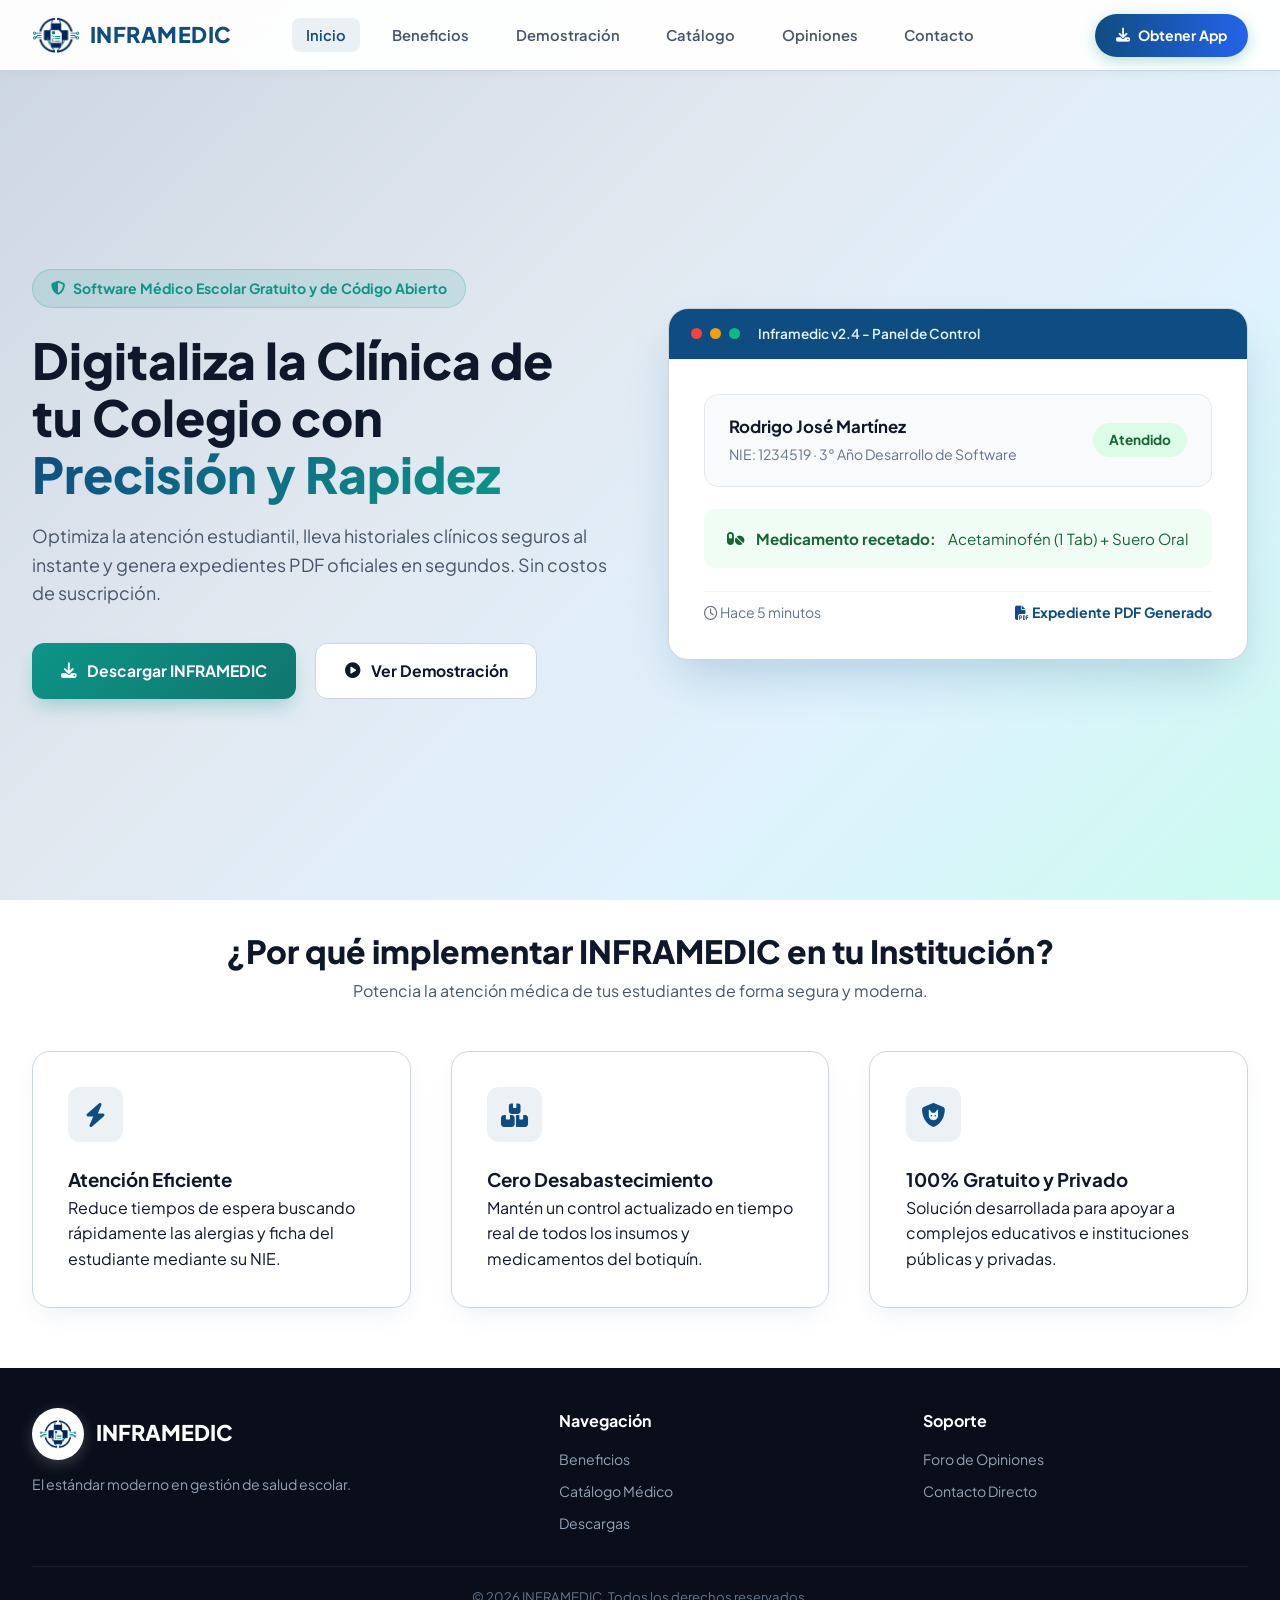
<file: index.html>
<!DOCTYPE html>
<html lang="es">
<head>
    <meta charset="UTF-8">
    <meta name="viewport" content="width=device-width, initial-scale=1.0">
    <title>INFRAMEDIC | Inicio</title>
    <link href="https://fonts.googleapis.com/css2?family=Plus+Jakarta+Sans:wght@400;600;700;800&display=swap" rel="stylesheet">
    <link rel="stylesheet" href="https://cdnjs.cloudflare.com/ajax/libs/font-awesome/6.4.0/css/all.min.css">
    <link rel="stylesheet" href="https://unpkg.com/aos@next/dist/aos.css" />
    <link rel="stylesheet" href="styles.css">
</head>
<body>
    
<header>
    <div class="nav-container">
        <a href="index.html" class="logo">
            <img src="logo.png" alt="INFRAMEDIC" class="brand-logo">
            <span class="brand-name">INFRAMEDIC</span>
        </a>

        <button id="menuToggle" class="menu-toggle" aria-label="Abrir Menú">
            <i class="fa-solid fa-bars"></i>
        </button>

        <nav class="nav-menu" id="navMenu">
            <ul class="nav-links">
                <li><a href="index.html" class="active">Inicio</a></li>
                <li><a href="beneficios.html">Beneficios</a></li>
                <li><a href="demostracion.html">Demostración</a></li>
                <li><a href="catalogo.html">Catálogo</a></li>
                <li><a href="foro.html">Opiniones</a></li>
                <li><a href="contacto.html">Contacto</a></li>
            </ul>
        </nav>

        <div class="nav-cta-wrapper">
            <a href="descargas.html" class="btn-cta-nav">
                <i class="fas fa-download"></i> Obtener App
            </a>
        </div>
    </div>
</header>

    <main>
        <section class="hero">
            <div class="hero-container">
                <div data-aos="fade-right" data-aos-duration="900">
                    <div class="hero-badge">
                        <i class="fa-solid fa-shield-halved"></i> Software Médico Escolar Gratuito y de Código Abierto
                    </div>
                    <h1 class="hero-title">Digitaliza la Clínica de tu Colegio con <span>Precisión y Rapidez</span></h1>
                    <p class="hero-subtitle">Optimiza la atención estudiantil, lleva historiales clínicos seguros al instante y genera expedientes PDF oficiales en segundos. Sin costos de suscripción.</p>
                    <div class="hero-btns">
                        <a href="descargas.html" class="btn-primary"><i class="fa-solid fa-download"></i> Descargar INFRAMEDIC</a>
                        <a href="demostracion.html" class="btn-secondary"><i class="fa-solid fa-circle-play"></i> Ver Demostración</a>
                    </div>
                </div>

                <div class="preview-control-panel" data-aos="fade-left" data-aos-duration="900">
                    <div class="preview-top-bar">
                        <span class="dot-btn red"></span>
                        <span class="dot-btn yellow"></span>
                        <span class="dot-btn green"></span>
                        <span class="preview-bar-title">Inframedic v2.4 - Panel de Control</span>
                    </div>
                    <div class="preview-content-box">
                        <div class="student-card-info">
                            <div>
                                <strong style="display: block; font-size: 1.05rem; color: #0F172A;">Rodrigo José Martínez</strong>
                                <small style="color: #64748B; font-size: 0.88rem;">NIE: 1234519 · 3° Año Desarrollo de Software</small>
                            </div>
                            <span class="status-tag">Atendido</span>
                        </div>

                        <div class="recipe-info-tag">
                            <i class="fa-solid fa-pills"></i> <strong>Medicamento recetado:</strong> Acetaminofén (1 Tab) + Suero Oral
                        </div>

                        <div class="footer-meta-info">
                            <span><i class="fa-regular fa-clock"></i> Hace 5 minutos</span>
                            <span style="color: #0F4C81; font-weight: 700;"><i class="fa-solid fa-file-pdf"></i> Expediente PDF Generado</span>
                        </div>
                    </div>
                </div>
            </div>
        </section>

        <section class="container">
            <div style="text-align: center; margin-bottom: 3rem;" data-aos="fade-up">
                <h2 style="font-size: 2rem; font-weight: 800;">¿Por qué implementar INFRAMEDIC en tu Institución?</h2>
                <p style="color: var(--texto-muted);">Potencia la atención médica de tus estudiantes de forma segura y moderna.</p>
            </div>

            <div class="grid-3">
                <div class="card" data-aos="fade-up" data-aos-delay="100">
                    <div class="card-icon"><i class="fa-solid fa-bolt"></i></div>
                    <h3>Atención Eficiente</h3>
                    <p>Reduce tiempos de espera buscando rápidamente las alergias y ficha del estudiante mediante su NIE.</p>
                </div>
                <div class="card" data-aos="fade-up" data-aos-delay="200">
                    <div class="card-icon"><i class="fa-solid fa-boxes-stacked"></i></div>
                    <h3>Cero Desabastecimiento</h3>
                    <p>Mantén un control actualizado en tiempo real de todos los insumos y medicamentos del botiquín.</p>
                </div>
                <div class="card" data-aos="fade-up" data-aos-delay="300">
                    <div class="card-icon"><i class="fa-solid fa-shield-cat"></i></div>
                    <h3>100% Gratuito y Privado</h3>
                    <p>Solución desarrollada para apoyar a complejos educativos e instituciones públicas y privadas.</p>
                </div>
            </div>
        </section>
    </main>

    <footer>
        <div class="footer-container">
            <div>
                <div style="display: flex; align-items: center; gap: 12px;">
                    <div class="footer-logo-circle">
                        <img src="logo.png" alt="INFRAMEDIC Logo" class="footer-logo-img">
                    </div>
                    <span style="font-size: 1.35rem; font-weight: 800; color: white;">INFRAMEDIC</span>
                </div>
                <p class="footer-desc">El estándar moderno en gestión de salud escolar.</p>
            </div>
            <div>
                <h4 style="color: white; margin-bottom: 0.8rem;">Navegación</h4>
                <ul class="footer-links">
                    <li><a href="beneficios.html">Beneficios</a></li>
                    <li><a href="catalogo.html">Catálogo Médico</a></li>
                    <li><a href="descargas.html">Descargas</a></li>
                </ul>
            </div>
            <div>
                <h4 style="color: white; margin-bottom: 0.8rem;">Soporte</h4>
                <ul class="footer-links">
                    <li><a href="foro.html">Foro de Opiniones</a></li>
                    <li><a href="contacto.html">Contacto Directo</a></li>
                </ul>
            </div>
        </div>
        <div class="footer-bottom">&copy; 2026 INFRAMEDIC. Todos los derechos reservados.</div>
    </footer>

    <script src="https://unpkg.com/aos@next/dist/aos.js"></script>
    <script src="script.js"></script>
</body>
</html>
</file>
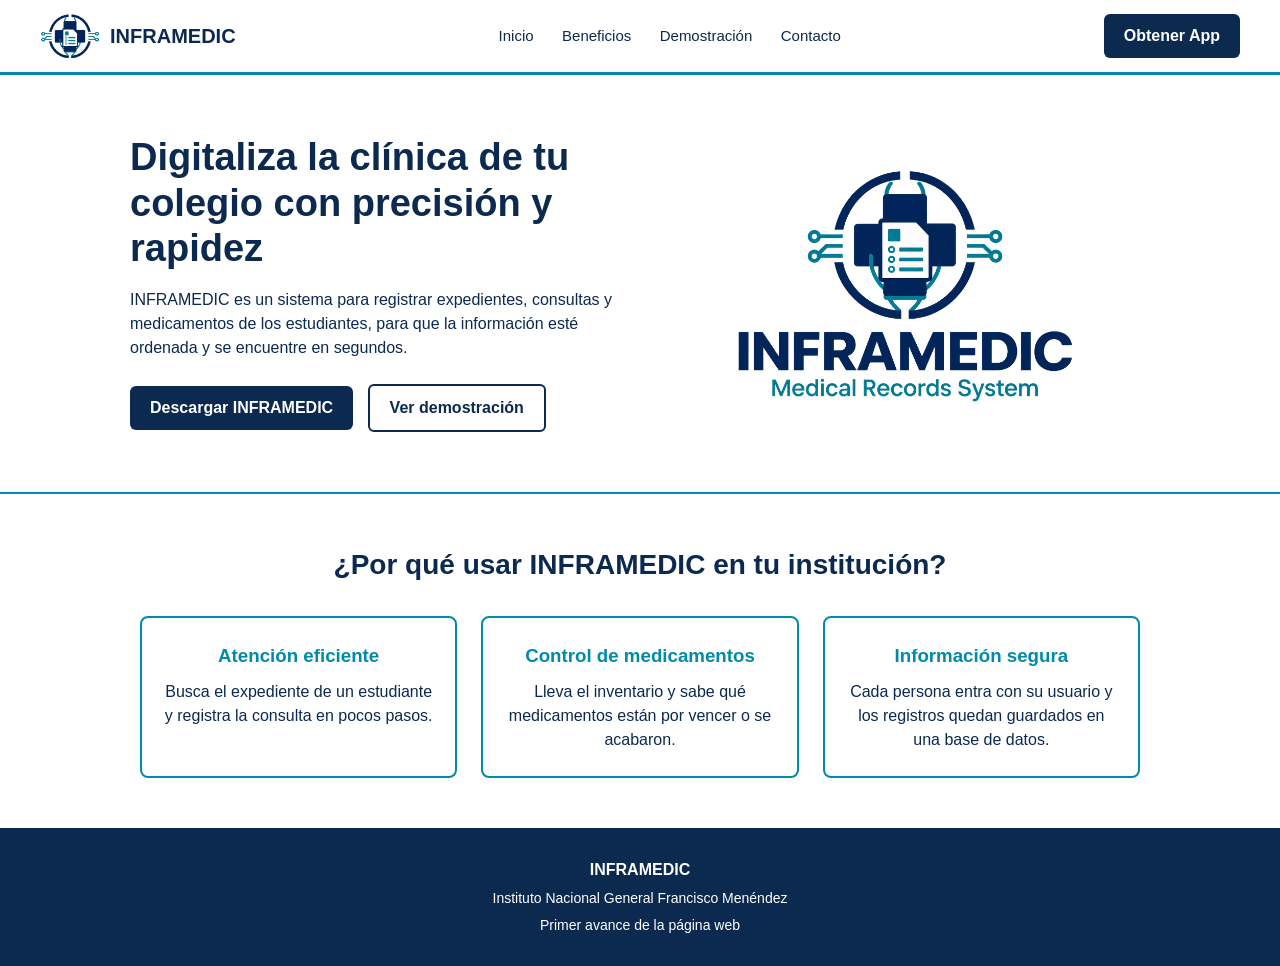
<file: avance/index.html>
<!DOCTYPE html>
<html lang="es">
<head>
<meta charset="UTF-8">
<meta name="viewport" content="width=device-width, initial-scale=1.0">
<title>INFRAMEDIC | Primer avance</title>
<style>
  * { box-sizing: border-box; margin: 0; padding: 0; }
  body { font-family: Arial, sans-serif; color: #0C2950; background: #fff; line-height: 1.5; }
  a { color: inherit; text-decoration: none; }

  header { display: flex; align-items: center; justify-content: space-between; padding: 12px 40px; border-bottom: 3px solid #008BAA; flex-wrap: wrap; gap: 10px; }
  .logo { display: flex; align-items: center; gap: 10px; font-weight: bold; font-size: 20px; }
  .logo img { height: 48px; }
  nav a { margin: 0 12px; font-size: 15px; }
  .btn { display: inline-block; background: #0C2950; color: #fff; padding: 10px 20px; border-radius: 6px; font-weight: bold; }
  .btn.claro { background: #fff; color: #0C2950; border: 2px solid #0C2950; }

  .principal { display: flex; align-items: center; gap: 40px; padding: 60px 40px; max-width: 1100px; margin: 0 auto; flex-wrap: wrap; }
  .principal .texto { flex: 1; min-width: 280px; }
  .principal h1 { font-size: 38px; line-height: 1.2; margin-bottom: 16px; }
  .principal p { margin-bottom: 24px; }
  .principal .botones a { margin-right: 10px; }
  .principal .imagen { flex: 1; min-width: 260px; text-align: center; }
  .principal .imagen img { max-width: 100%; max-height: 280px; }

  .beneficios { background: #fff; padding: 50px 40px; text-align: center; border-top: 2px solid #008BAA; }
  .beneficios h2 { font-size: 28px; margin-bottom: 30px; }
  .tarjetas { display: flex; gap: 24px; max-width: 1000px; margin: 0 auto; flex-wrap: wrap; }
  .tarjeta { flex: 1; min-width: 240px; border: 2px solid #008BAA; border-radius: 8px; padding: 24px 18px; }
  .tarjeta h3 { margin-bottom: 10px; color: #008BAA; }

  footer { background: #0C2950; color: #fff; padding: 30px 40px; text-align: center; }
  footer p { margin-top: 6px; font-size: 14px; }
</style>
</head>
<body>

<header>
  <div class="logo"><img src="../logo.png" alt="Logo INFRAMEDIC">INFRAMEDIC</div>
  <nav>
    <a href="#">Inicio</a>
    <a href="#">Beneficios</a>
    <a href="#">Demostración</a>
    <a href="#">Contacto</a>
  </nav>
  <a class="btn" href="#">Obtener App</a>
</header>

<section class="principal">
  <div class="texto">
    <h1>Digitaliza la clínica de tu colegio con precisión y rapidez</h1>
    <p>INFRAMEDIC es un sistema para registrar expedientes, consultas y medicamentos de los estudiantes, para que la información esté ordenada y se encuentre en segundos.</p>
    <div class="botones">
      <a class="btn" href="#">Descargar INFRAMEDIC</a>
      <a class="btn claro" href="#">Ver demostración</a>
    </div>
  </div>
  <div class="imagen"><img src="../INFRAMEDIC.png" alt="Sistema INFRAMEDIC"></div>
</section>

<section class="beneficios">
  <h2>¿Por qué usar INFRAMEDIC en tu institución?</h2>
  <div class="tarjetas">
    <div class="tarjeta"><h3>Atención eficiente</h3><p>Busca el expediente de un estudiante y registra la consulta en pocos pasos.</p></div>
    <div class="tarjeta"><h3>Control de medicamentos</h3><p>Lleva el inventario y sabe qué medicamentos están por vencer o se acabaron.</p></div>
    <div class="tarjeta"><h3>Información segura</h3><p>Cada persona entra con su usuario y los registros quedan guardados en una base de datos.</p></div>
  </div>
</section>

<footer>
  <strong>INFRAMEDIC</strong>
  <p>Instituto Nacional General Francisco Menéndez</p>
  <p>Primer avance de la página web</p>
</footer>

</body>
</html>
</file>
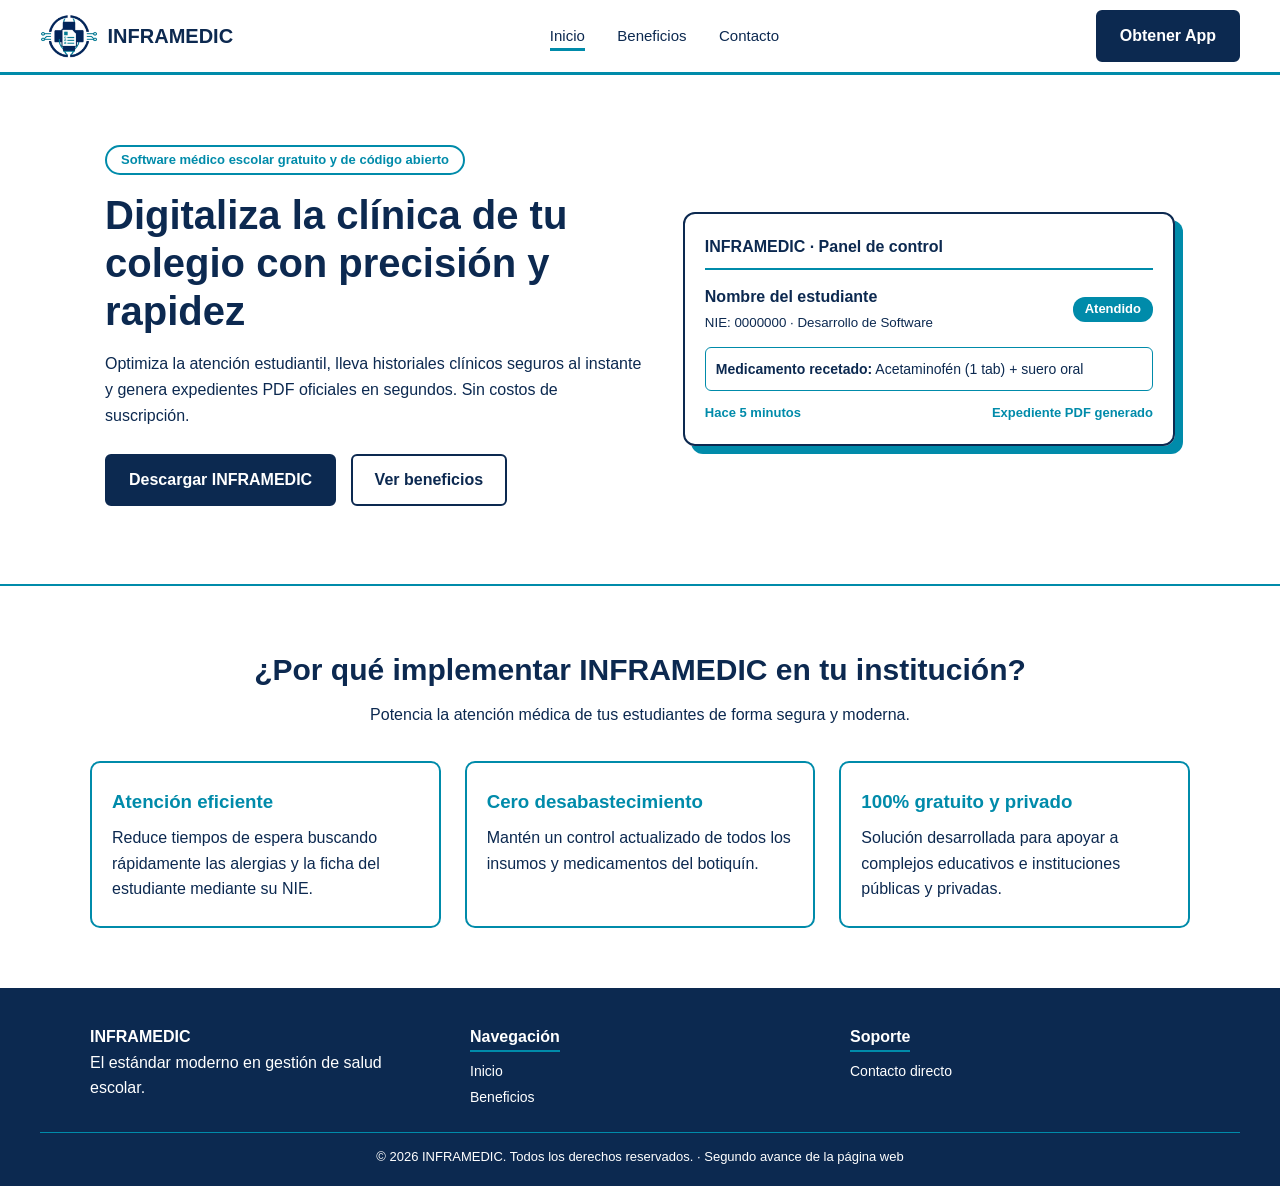
<file: segundo-avance/index.html>
<!DOCTYPE html>
<html lang="es">
<head>
<meta charset="UTF-8">
<meta name="viewport" content="width=device-width, initial-scale=1.0">
<title>INFRAMEDIC | Inicio</title>
<link rel="stylesheet" href="estilos.css">
</head>
<body>
<header>
  <a class="logo" href="index.html"><img src="../logo.png" alt="Logo INFRAMEDIC">INFRAMEDIC</a>
  <nav>
    <a href="index.html" class="activo">Inicio</a>
    <a href="beneficios.html">Beneficios</a>
    <a href="contacto.html">Contacto</a>
  </nav>
  <a class="btn" href="#">Obtener App</a>
</header>

<section class="principal">
  <div class="texto">
    <span class="etiqueta">Software médico escolar gratuito y de código abierto</span>
    <h1>Digitaliza la clínica de tu colegio con precisión y rapidez</h1>
    <p>Optimiza la atención estudiantil, lleva historiales clínicos seguros al instante y genera expedientes PDF oficiales en segundos. Sin costos de suscripción.</p>
    <div class="botones">
      <a class="btn" href="#">Descargar INFRAMEDIC</a>
      <a class="btn claro" href="beneficios.html">Ver beneficios</a>
    </div>
  </div>
  <div class="panel">
    <div class="titulo">INFRAMEDIC · Panel de control</div>
    <div class="fila"><div><strong>Nombre del estudiante</strong><br><small>NIE: 0000000 · Desarrollo de Software</small></div><span class="estado">Atendido</span></div>
    <div class="receta"><strong>Medicamento recetado:</strong> Acetaminofén (1 tab) + suero oral</div>
    <div class="pie"><span>Hace 5 minutos</span><span>Expediente PDF generado</span></div>
  </div>
</section>

<section class="seccion">
  <h2>¿Por qué implementar INFRAMEDIC en tu institución?</h2>
  <p class="sub">Potencia la atención médica de tus estudiantes de forma segura y moderna.</p>
  <div class="tarjetas">
    <div class="tarjeta"><h3>Atención eficiente</h3><p>Reduce tiempos de espera buscando rápidamente las alergias y la ficha del estudiante mediante su NIE.</p></div>
    <div class="tarjeta"><h3>Cero desabastecimiento</h3><p>Mantén un control actualizado de todos los insumos y medicamentos del botiquín.</p></div>
    <div class="tarjeta"><h3>100% gratuito y privado</h3><p>Solución desarrollada para apoyar a complejos educativos e instituciones públicas y privadas.</p></div>
  </div>
</section>

<footer>
  <div class="pie-cols">
    <div><strong>INFRAMEDIC</strong><p>El estándar moderno en gestión de salud escolar.</p></div>
    <div><h4>Navegación</h4><a href="index.html">Inicio</a><a href="beneficios.html">Beneficios</a></div>
    <div><h4>Soporte</h4><a href="contacto.html">Contacto directo</a></div>
  </div>
  <p class="copy">© 2026 INFRAMEDIC. Todos los derechos reservados. · Segundo avance de la página web</p>
</footer>
</body>
</html>
</file>
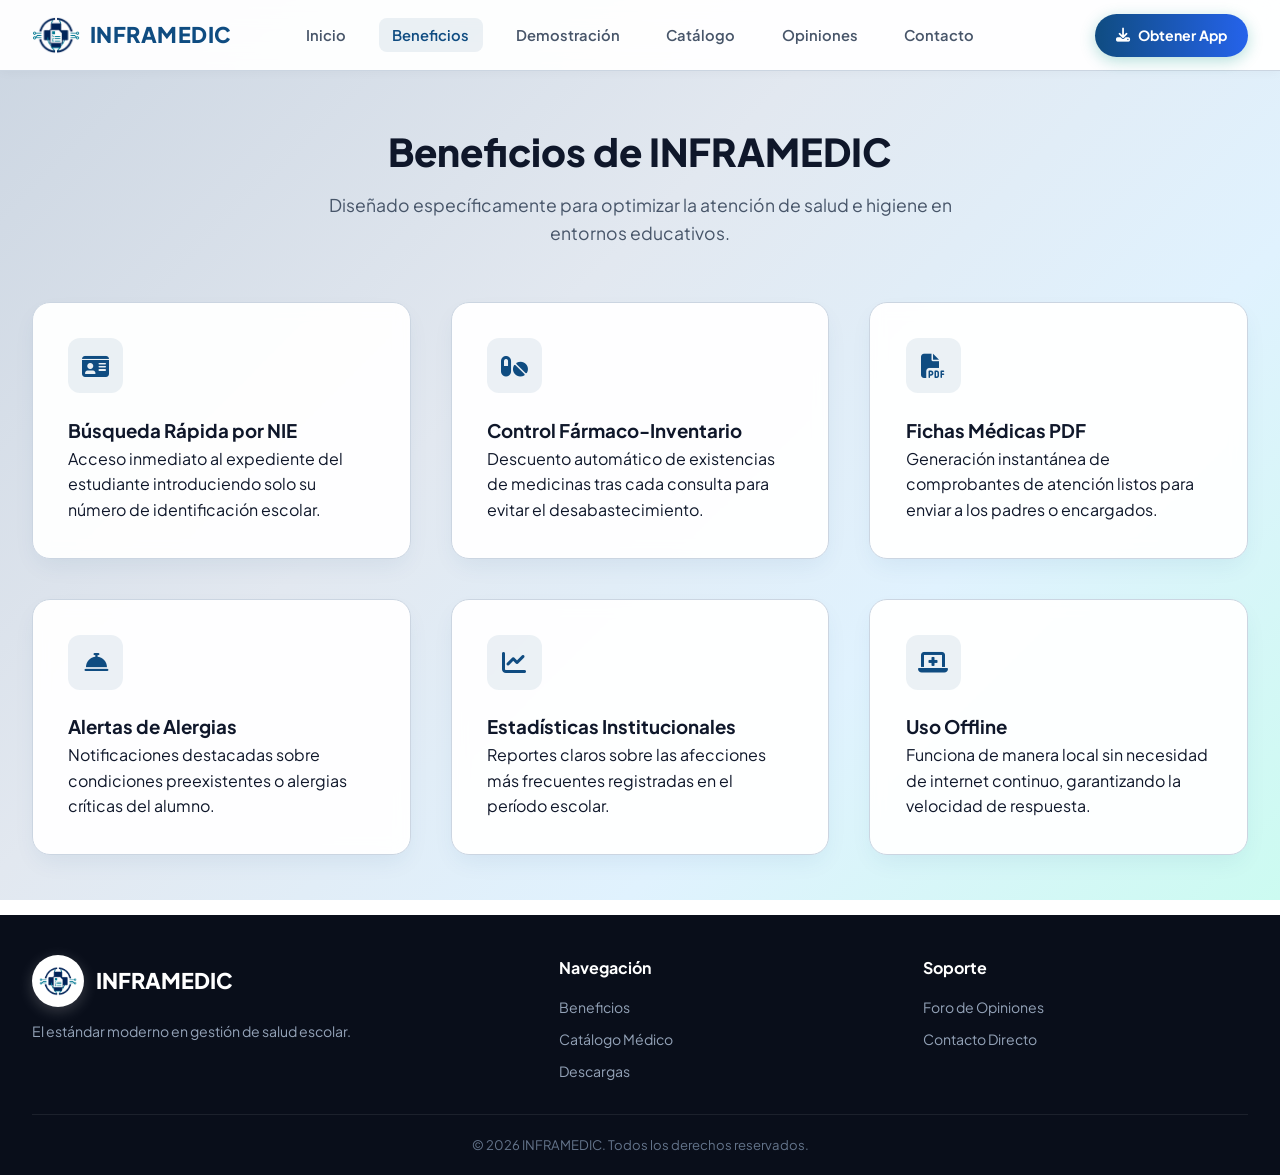
<file: beneficios.html>
<!DOCTYPE html>
<html lang="es">
<head>
    <meta charset="UTF-8">
    <meta name="viewport" content="width=device-width, initial-scale=1.0">
    <title>INFRAMEDIC | Beneficios</title>
    <link href="https://fonts.googleapis.com/css2?family=Plus+Jakarta+Sans:wght@400;600;700;800&display=swap" rel="stylesheet">
    <link rel="stylesheet" href="https://cdnjs.cloudflare.com/ajax/libs/font-awesome/6.4.0/css/all.min.css">
    <link rel="stylesheet" href="https://unpkg.com/aos@next/dist/aos.css" />
    <link rel="stylesheet" href="styles.css">
</head>
<body>   
<header>
    <div class="nav-container">
        <a href="index.html" class="logo">
            <img src="logo.png" alt="INFRAMEDIC" class="brand-logo">
            <span class="brand-name">INFRAMEDIC</span>
        </a>

        <button id="menuToggle" class="menu-toggle" aria-label="Abrir Menú">
            <i class="fa-solid fa-bars"></i>
        </button>

        <nav class="nav-menu" id="navMenu">
            <ul class="nav-links">
                <li><a href="index.html">Inicio</a></li>
                <li><a href="beneficios.html" class="active">Beneficios</a></li>
                <li><a href="demostracion.html">Demostración</a></li>
                <li><a href="catalogo.html">Catálogo</a></li>
                <li><a href="foro.html">Opiniones</a></li>
                <li><a href="contacto.html">Contacto</a></li>
            </ul>
        </nav>

        <div class="nav-cta-wrapper">
            <a href="descargas.html" class="btn-cta-nav">
                <i class="fas fa-download"></i> Obtener App
            </a>
        </div>
    </div>
</header>

    <div class="page-header">
        <h1>Beneficios de INFRAMEDIC</h1>
        <p>Diseñado específicamente para optimizar la atención de salud e higiene en entornos educativos.</p>
    </div>

    <main class="container">
        <div class="grid-3">
            <div class="card" data-aos="fade-up" data-aos-delay="100">
                <div class="card-icon"><i class="fa-solid fa-id-card"></i></div>
                <h3>Búsqueda Rápida por NIE</h3>
                <p>Acceso inmediato al expediente del estudiante introduciendo solo su número de identificación escolar.</p>
            </div>

            <div class="card" data-aos="fade-up" data-aos-delay="200">
                <div class="card-icon"><i class="fa-solid fa-pills"></i></div>
                <h3>Control Fármaco-Inventario</h3>
                <p>Descuento automático de existencias de medicinas tras cada consulta para evitar el desabastecimiento.</p>
            </div>

            <div class="card" data-aos="fade-up" data-aos-delay="300">
                <div class="card-icon"><i class="fa-solid fa-file-pdf"></i></div>
                <h3>Fichas Médicas PDF</h3>
                <p>Generación instantánea de comprobantes de atención listos para enviar a los padres o encargados.</p>
            </div>

            <div class="card" data-aos="fade-up" data-aos-delay="100">
                <div class="card-icon"><i class="fa-solid fa-bell-concierge"></i></div>
                <h3>Alertas de Alergias</h3>
                <p>Notificaciones destacadas sobre condiciones preexistentes o alergias críticas del alumno.</p>
            </div>

            <div class="card" data-aos="fade-up" data-aos-delay="200">
                <div class="card-icon"><i class="fa-solid fa-chart-line"></i></div>
                <h3>Estadísticas Institucionales</h3>
                <p>Reportes claros sobre las afecciones más frecuentes registradas en el período escolar.</p>
            </div>

            <div class="card" data-aos="fade-up" data-aos-delay="300">
                <div class="card-icon"><i class="fa-solid fa-laptop-medical"></i></div>
                <h3>Uso Offline</h3>
                <p>Funciona de manera local sin necesidad de internet continuo, garantizando la velocidad de respuesta.</p>
            </div>
        </div>
    </main>

 <footer>
    <div class="footer-container">
        <div>
            <div style="display: flex; align-items: center; gap: 12px;">
                <div class="footer-logo-circle">
                    <img src="logo.png" alt="INFRAMEDIC Logo" class="footer-logo-img">
                </div>
                <span style="font-size: 1.35rem; font-weight: 800; color: white;">INFRAMEDIC</span>
            </div>
            <p class="footer-desc">El estándar moderno en gestión de salud escolar.</p>
        </div>
        <div>
            <h4 style="color: white; margin-bottom: 0.8rem;">Navegación</h4>
            <ul class="footer-links">
                <li><a href="beneficios.html">Beneficios</a></li>
                <li><a href="catalogo.html">Catálogo Médico</a></li>
                <li><a href="descargas.html">Descargas</a></li>
            </ul>
        </div>
        <div>
            <h4 style="color: white; margin-bottom: 0.8rem;">Soporte</h4>
            <ul class="footer-links">
                <li><a href="foro.html">Foro de Opiniones</a></li>
                <li><a href="contacto.html">Contacto Directo</a></li>
            </ul>
        </div>
    </div>
    <div class="footer-bottom">&copy; 2026 INFRAMEDIC. Todos los derechos reservados.</div>
</footer>

    <script src="https://unpkg.com/aos@next/dist/aos.js"></script>
    <script src="script.js"></script>
</body>
</html>
</file>
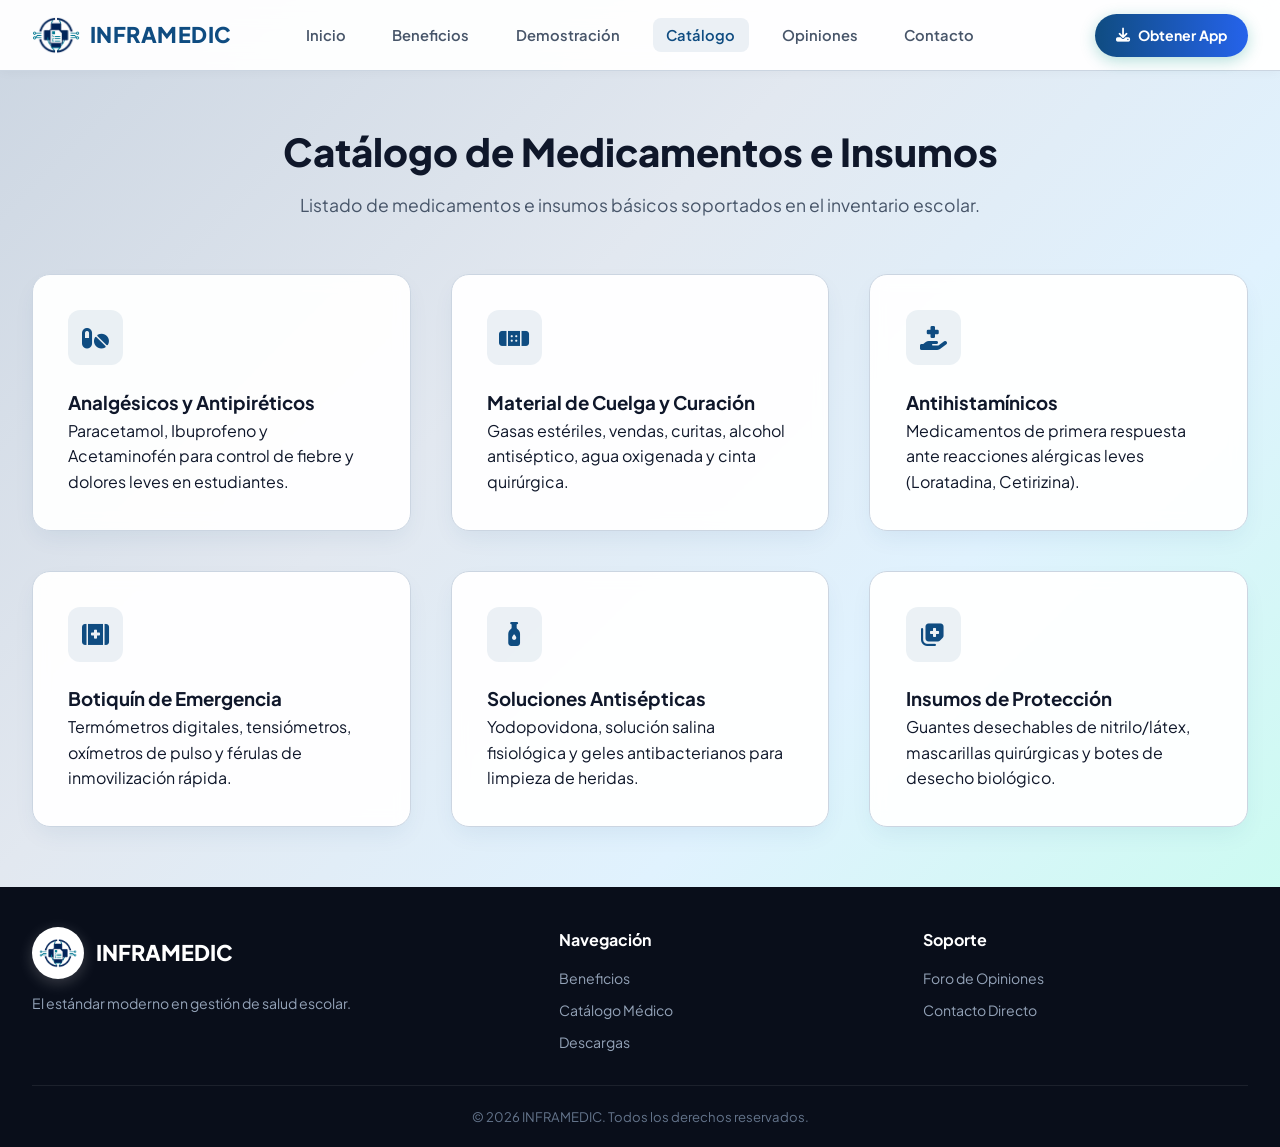
<file: catalogo.html>
<!DOCTYPE html>
<html lang="es">
<head>
    <meta charset="UTF-8">
    <meta name="viewport" content="width=device-width, initial-scale=1.0">
    <title>INFRAMEDIC | Catálogo Médico</title>
    <link href="https://fonts.googleapis.com/css2?family=Plus+Jakarta+Sans:wght@400;600;700;800&display=swap" rel="stylesheet">
    <link rel="stylesheet" href="https://cdnjs.cloudflare.com/ajax/libs/font-awesome/6.4.0/css/all.min.css">
    <link rel="stylesheet" href="styles.css">
</head>
<body>

<header>
    <div class="nav-container">
        <a href="index.html" class="logo">
            <img src="logo.png" alt="INFRAMEDIC" class="brand-logo">
            <span class="brand-name">INFRAMEDIC</span>
        </a>

        <button id="menuToggle" class="menu-toggle" aria-label="Abrir Menú">
            <i class="fa-solid fa-bars"></i>
        </button>

        <nav class="nav-menu" id="navMenu">
            <ul class="nav-links">
                <li><a href="index.html">Inicio</a></li>
                <li><a href="beneficios.html">Beneficios</a></li>
                <li><a href="demostracion.html">Demostración</a></li>
                <li><a href="catalogo.html" class="active">Catálogo</a></li>
                <li><a href="foro.html">Opiniones</a></li>
                <li><a href="contacto.html">Contacto</a></li>
            </ul>
        </nav>

        <div class="nav-cta-wrapper">
            <a href="descargas.html" class="btn-cta-nav">
                <i class="fas fa-download"></i> Obtener App
            </a>
        </div>
    </div>
</header>

    <div class="page-header">
        <h1>Catálogo de Medicamentos e Insumos</h1>
        <p>Listado de medicamentos e insumos básicos soportados en el inventario escolar.</p>
    </div>

    <main class="container">
        <div class="grid-3">
            <div class="card">
                <div class="card-icon"><i class="fa-solid fa-pills"></i></div>
                <h3>Analgésicos y Antipiréticos</h3>
                <p>Paracetamol, Ibuprofeno y Acetaminofén para control de fiebre y dolores leves en estudiantes.</p>
            </div>
            <div class="card">
                <div class="card-icon"><i class="fa-solid fa-band-aid"></i></div>
                <h3>Material de Cuelga y Curación</h3>
                <p>Gasas estériles, vendas, curitas, alcohol antiséptico, agua oxigenada y cinta quirúrgica.</p>
            </div>
            <div class="card">
                <div class="card-icon"><i class="fa-solid fa-hand-holding-medical"></i></div>
                <h3>Antihistamínicos</h3>
                <p>Medicamentos de primera respuesta ante reacciones alérgicas leves (Loratadina, Cetirizina).</p>
            </div>
            <div class="card">
                <div class="card-icon"><i class="fa-solid fa-kit-medical"></i></div>
                <h3>Botiquín de Emergencia</h3>
                <p>Termómetros digitales, tensiómetros, oxímetros de pulso y férulas de inmovilización rápida.</p>
            </div>
            <div class="card">
                <div class="card-icon"><i class="fa-solid fa-bottle-droplet"></i></div>
                <h3>Soluciones Antisépticas</h3>
                <p>Yodopovidona, solución salina fisiológica y geles antibacterianos para limpieza de heridas.</p>
            </div>
            <div class="card">
                <div class="card-icon"><i class="fa-solid fa-notes-medical"></i></div>
                <h3>Insumos de Protección</h3>
                <p>Guantes desechables de nitrilo/látex, mascarillas quirúrgicas y botes de desecho biológico.</p>
            </div>
        </div>
    </main>

 <footer>
    <div class="footer-container">
        <div>
            <div style="display: flex; align-items: center; gap: 12px;">
                <div class="footer-logo-circle">
                    <img src="logo.png" alt="INFRAMEDIC Logo" class="footer-logo-img">
                </div>
                <span style="font-size: 1.35rem; font-weight: 800; color: white;">INFRAMEDIC</span>
            </div>
            <p class="footer-desc">El estándar moderno en gestión de salud escolar.</p>
        </div>
        <div>
            <h4 style="color: white; margin-bottom: 0.8rem;">Navegación</h4>
            <ul class="footer-links">
                <li><a href="beneficios.html">Beneficios</a></li>
                <li><a href="catalogo.html">Catálogo Médico</a></li>
                <li><a href="descargas.html">Descargas</a></li>
            </ul>
        </div>
        <div>
            <h4 style="color: white; margin-bottom: 0.8rem;">Soporte</h4>
            <ul class="footer-links">
                <li><a href="foro.html">Foro de Opiniones</a></li>
                <li><a href="contacto.html">Contacto Directo</a></li>
            </ul>
        </div>
    </div>
    <div class="footer-bottom">&copy; 2026 INFRAMEDIC. Todos los derechos reservados.</div>
</footer>

    <script src="script.js"></script>
</body>
</html>
</file>
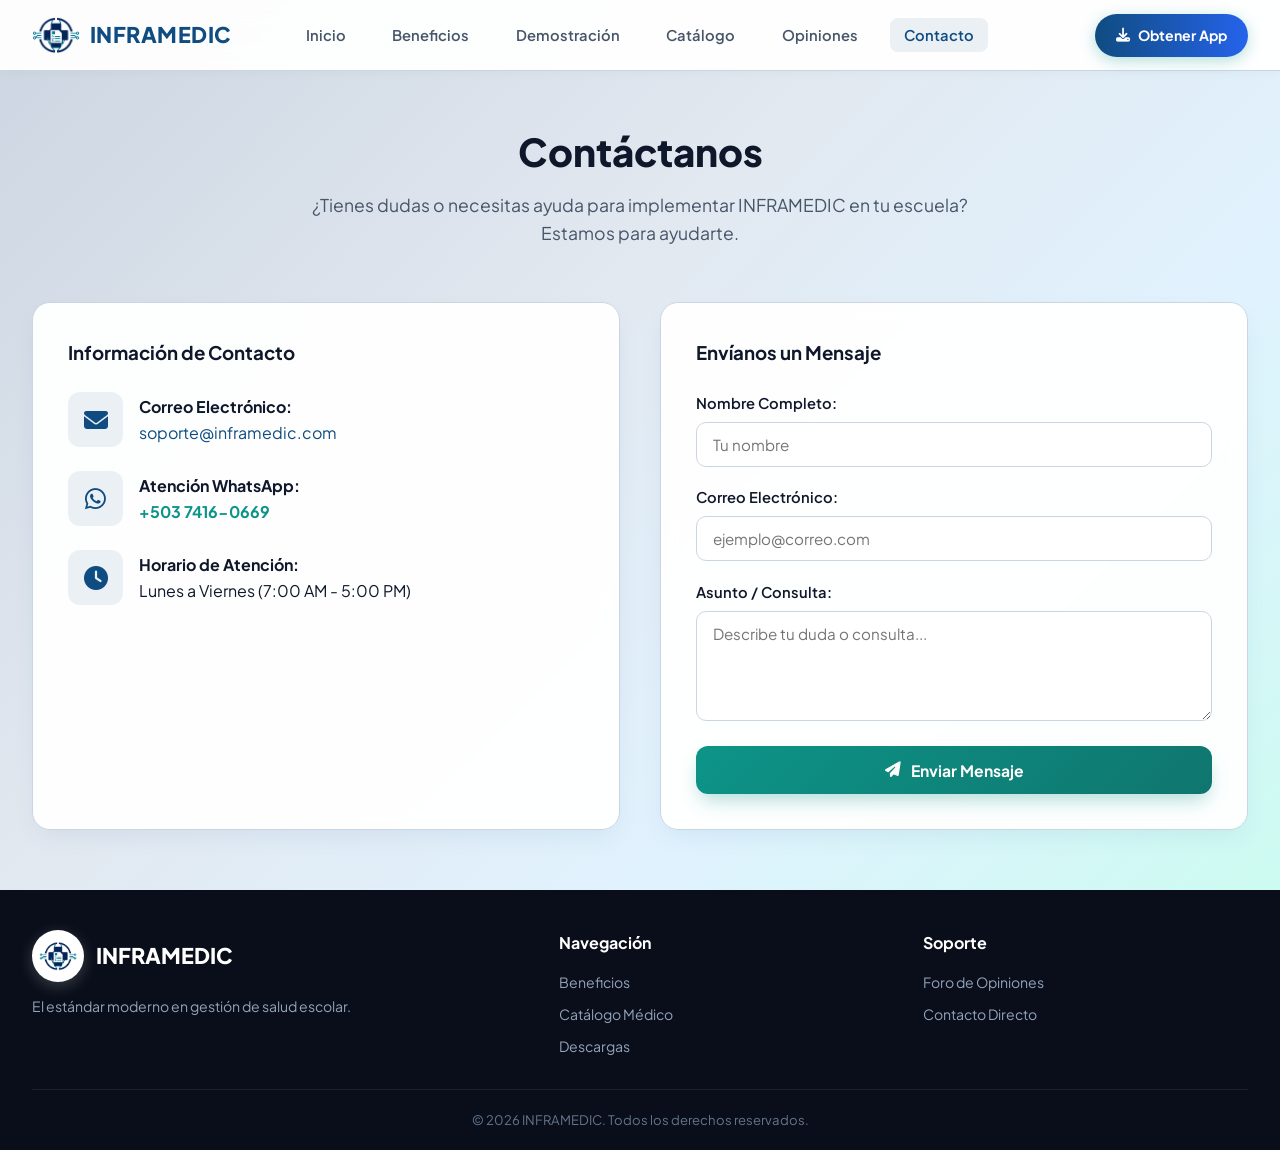
<file: contacto.html>
<!DOCTYPE html>
<html lang="es">
<head>
    <meta charset="UTF-8">
    <meta name="viewport" content="width=device-width, initial-scale=1.0">
    <title>INFRAMEDIC | Contacto</title>
    <link href="https://fonts.googleapis.com/css2?family=Plus+Jakarta+Sans:wght@400;600;700;800&display=swap" rel="stylesheet">
    <link rel="stylesheet" href="https://cdnjs.cloudflare.com/ajax/libs/font-awesome/6.4.0/css/all.min.css">
    <link rel="stylesheet" href="https://unpkg.com/aos@next/dist/aos.css" />
    <link rel="stylesheet" href="styles.css">
</head>
<body>

<header>
    <div class="nav-container">
        <a href="index.html" class="logo">
            <img src="logo.png" alt="INFRAMEDIC" class="brand-logo">
            <span class="brand-name">INFRAMEDIC</span>
        </a>

        <button id="menuToggle" class="menu-toggle" aria-label="Abrir Menú">
            <i class="fa-solid fa-bars"></i>
        </button>

        <nav class="nav-menu" id="navMenu">
            <ul class="nav-links">
                <li><a href="index.html">Inicio</a></li>
                <li><a href="beneficios.html">Beneficios</a></li>
                <li><a href="demostracion.html">Demostración</a></li>
                <li><a href="catalogo.html">Catálogo</a></li>
                <li><a href="foro.html">Opiniones</a></li>
                <li><a href="contacto.html" class="active">Contacto</a></li>
            </ul>
        </nav>

        <div class="nav-cta-wrapper">
            <a href="descargas.html" class="btn-cta-nav">
                <i class="fas fa-download"></i> Obtener App
            </a>
        </div>
    </div>
</header>

    <div class="page-header">
        <h1>Contáctanos</h1>
        <p>¿Tienes dudas o necesitas ayuda para implementar INFRAMEDIC en tu escuela? Estamos para ayudarte.</p>
    </div>

    <main class="container">
        <div class="grid-2">
            <div class="card" data-aos="fade-right">
                <h3 style="margin-bottom: 1.5rem;">Información de Contacto</h3>
                <div style="display: flex; flex-direction: column; gap: 1.5rem;">
                    <div style="display: flex; align-items: center; gap: 1rem;">
                        <div class="card-icon" style="margin-bottom:0;"><i class="fa-solid fa-envelope"></i></div>
                        <div>
                            <strong>Correo Electrónico:</strong>
                            <p><a href="mailto:soporte@inframedic.com" style="color: var(--azul-principal);">soporte@inframedic.com</a></p>
                        </div>
                    </div>

                    <div style="display: flex; align-items: center; gap: 1rem;">
                        <div class="card-icon" style="margin-bottom:0;"><i class="fa-brands fa-whatsapp"></i></div>
                        <div>
                            <strong>Atención WhatsApp:</strong>
                            <p><a href="https://wa.me/50374160669" target="_blank" style="color: var(--verde-acento); font-weight: bold;">+503 7416-0669</a></p>
                        </div>
                    </div>

                    <div style="display: flex; align-items: center; gap: 1rem;">
                        <div class="card-icon" style="margin-bottom:0;"><i class="fa-solid fa-clock"></i></div>
                        <div>
                            <strong>Horario de Atención:</strong>
                            <p>Lunes a Viernes (7:00 AM - 5:00 PM)</p>
                        </div>
                    </div>
                </div>
            </div>

            <div class="card" data-aos="fade-left">
                <h3 style="margin-bottom: 1.5rem;">Envíanos un Mensaje</h3>
                <form id="contactForm" onsubmit="event.preventDefault(); alert('¡Mensaje enviado con éxito! Nos pondremos en contacto contigo a la brevedad.'); this.reset();">
                    <div class="form-group">
                        <label>Nombre Completo:</label>
                        <input type="text" class="form-control" required placeholder="Tu nombre">
                    </div>
                    <div class="form-group">
                        <label>Correo Electrónico:</label>
                        <input type="email" class="form-control" required placeholder="ejemplo@correo.com">
                    </div>
                    <div class="form-group">
                        <label>Asunto / Consulta:</label>
                        <textarea class="form-control" rows="4" required placeholder="Describe tu duda o consulta..."></textarea>
                    </div>
                    <button type="submit" class="btn-primary" style="border: none; cursor: pointer; width: 100%; justify-content: center;">
                        <i class="fa-solid fa-paper-plane"></i> Enviar Mensaje
                    </button>
                </form>
            </div>
        </div>
    </main>

<footer>
    <div class="footer-container">
        <div>
            <div style="display: flex; align-items: center; gap: 12px;">
                <div class="footer-logo-circle">
                    <img src="logo.png" alt="INFRAMEDIC Logo" class="footer-logo-img">
                </div>
                <span style="font-size: 1.35rem; font-weight: 800; color: white;">INFRAMEDIC</span>
            </div>
            <p class="footer-desc">El estándar moderno en gestión de salud escolar.</p>
        </div>
        <div>
            <h4 style="color: white; margin-bottom: 0.8rem;">Navegación</h4>
            <ul class="footer-links">
                <li><a href="beneficios.html">Beneficios</a></li>
                <li><a href="catalogo.html">Catálogo Médico</a></li>
                <li><a href="descargas.html">Descargas</a></li>
            </ul>
        </div>
        <div>
            <h4 style="color: white; margin-bottom: 0.8rem;">Soporte</h4>
            <ul class="footer-links">
                <li><a href="foro.html">Foro de Opiniones</a></li>
                <li><a href="contacto.html">Contacto Directo</a></li>
            </ul>
        </div>
    </div>
    <div class="footer-bottom">&copy; 2026 INFRAMEDIC. Todos los derechos reservados.</div>
</footer>

    <script src="https://unpkg.com/aos@next/dist/aos.js"></script>
    <script src="script.js"></script>
</body>
</html>
</file>
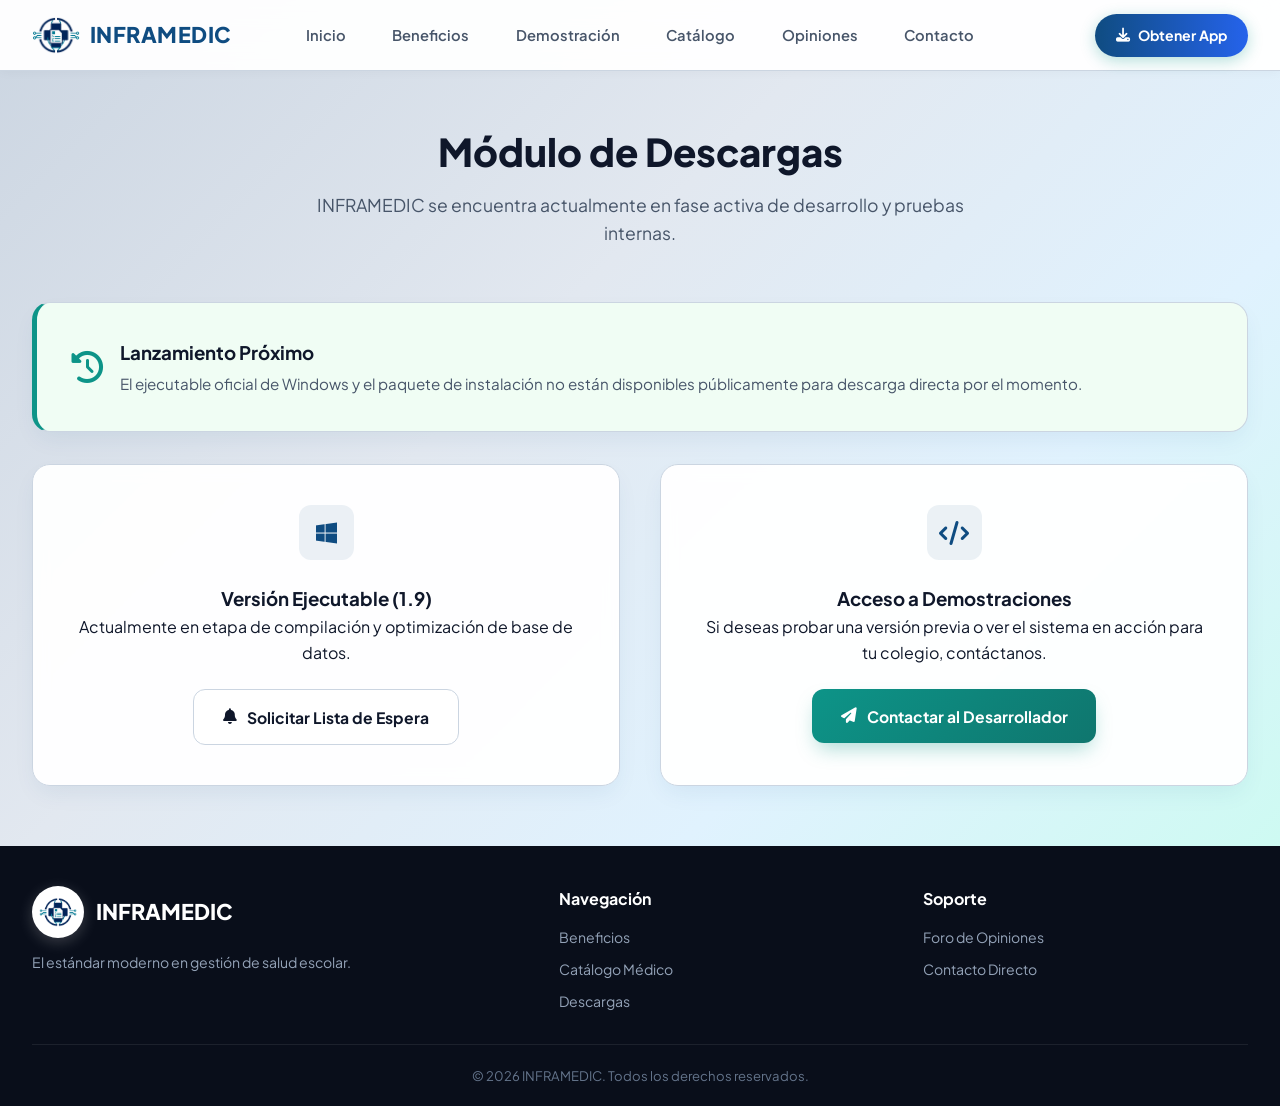
<file: descargas.html>
<!DOCTYPE html>
<html lang="es">
<head>
    <meta charset="UTF-8">
    <meta name="viewport" content="width=device-width, initial-scale=1.0">
    <title>INFRAMEDIC | Descargas</title>
    <link href="https://fonts.googleapis.com/css2?family=Plus+Jakarta+Sans:wght@400;600;700;800&display=swap" rel="stylesheet">
    <link rel="stylesheet" href="https://cdnjs.cloudflare.com/ajax/libs/font-awesome/6.4.0/css/all.min.css">
    <link rel="stylesheet" href="styles.css">
</head>
<body>   
<header>
    <div class="nav-container">
        <a href="index.html" class="logo">
            <img src="logo.png" alt="INFRAMEDIC" class="brand-logo">
            <span class="brand-name">INFRAMEDIC</span>
        </a>

        <button id="menuToggle" class="menu-toggle" aria-label="Abrir Menú">
            <i class="fa-solid fa-bars"></i>
        </button>

        <nav class="nav-menu" id="navMenu">
            <ul class="nav-links">
                <li><a href="index.html">Inicio</a></li>
                <li><a href="beneficios.html">Beneficios</a></li>
                <li><a href="demostracion.html">Demostración</a></li>
                <li><a href="catalogo.html">Catálogo</a></li>
                <li><a href="foro.html">Opiniones</a></li>
                <li><a href="contacto.html">Contacto</a></li>
            </ul>
        </nav>

        <div class="nav-cta-wrapper">
            <a href="descargas.html" class="btn-cta-nav">
                <i class="fas fa-download"></i> Obtener App
            </a>
        </div>
    </div>
</header>

    <div class="page-header">
        <h1>Módulo de Descargas</h1>
        <p>INFRAMEDIC se encuentra actualmente en fase activa de desarrollo y pruebas internas.</p>
    </div>

    <main class="container">
        <div class="card" style="margin-bottom: 2rem; border-left: 5px solid var(--verde-acento); background: #F0FDF4;">
            <div style="display: flex; align-items: center; gap: 1rem;">
                <i class="fa-solid fa-clock-rotate-left" style="font-size: 2rem; color: var(--verde-acento);"></i>
                <div>
                    <h3 style="margin-bottom: 0.2rem;">Lanzamiento Próximo</h3>
                    <p style="margin: 0; font-size: 0.95rem; color: var(--texto-muted);">
                        El ejecutable oficial de Windows y el paquete de instalación no están disponibles públicamente para descarga directa por el momento.
                    </p>
                </div>
            </div>
        </div>

        <div class="grid-2">
            <div class="card" style="text-align: center; padding: 2.5rem;">
                <div class="card-icon" style="margin: 0 auto 1.5rem;"><i class="fa-brands fa-windows"></i></div>
                <h3>Versión Ejecutable (1.9)</h3>
                <p style="margin-bottom: 1.5rem;">Actualmente en etapa de compilación y optimización de base de datos.</p>
                <a href="contacto.html" class="btn-secondary">
                    <i class="fa-solid fa-bell"></i> Solicitar Lista de Espera
                </a>
            </div>

            <div class="card" style="text-align: center; padding: 2.5rem;">
                <div class="card-icon" style="margin: 0 auto 1.5rem;"><i class="fa-solid fa-code"></i></div>
                <h3>Acceso a Demostraciones</h3>
                <p style="margin-bottom: 1.5rem;">Si deseas probar una versión previa o ver el sistema en acción para tu colegio, contáctanos.</p>
                <a href="contacto.html" class="btn-primary">
                    <i class="fa-solid fa-paper-plane"></i> Contactar al Desarrollador
                </a>
            </div>
        </div>
    </main>

 <footer>
    <div class="footer-container">
        <div>
            <div style="display: flex; align-items: center; gap: 12px;">
                <div class="footer-logo-circle">
                    <img src="logo.png" alt="INFRAMEDIC Logo" class="footer-logo-img">
                </div>
                <span style="font-size: 1.35rem; font-weight: 800; color: white;">INFRAMEDIC</span>
            </div>
            <p class="footer-desc">El estándar moderno en gestión de salud escolar.</p>
        </div>
        <div>
            <h4 style="color: white; margin-bottom: 0.8rem;">Navegación</h4>
            <ul class="footer-links">
                <li><a href="beneficios.html">Beneficios</a></li>
                <li><a href="catalogo.html">Catálogo Médico</a></li>
                <li><a href="descargas.html">Descargas</a></li>
            </ul>
        </div>
        <div>
            <h4 style="color: white; margin-bottom: 0.8rem;">Soporte</h4>
            <ul class="footer-links">
                <li><a href="foro.html">Foro de Opiniones</a></li>
                <li><a href="contacto.html">Contacto Directo</a></li>
            </ul>
        </div>
    </div>
    <div class="footer-bottom">&copy; 2026 INFRAMEDIC. Todos los derechos reservados.</div>
</footer>

    <script src="script.js"></script>
</body>
</html>
</file>
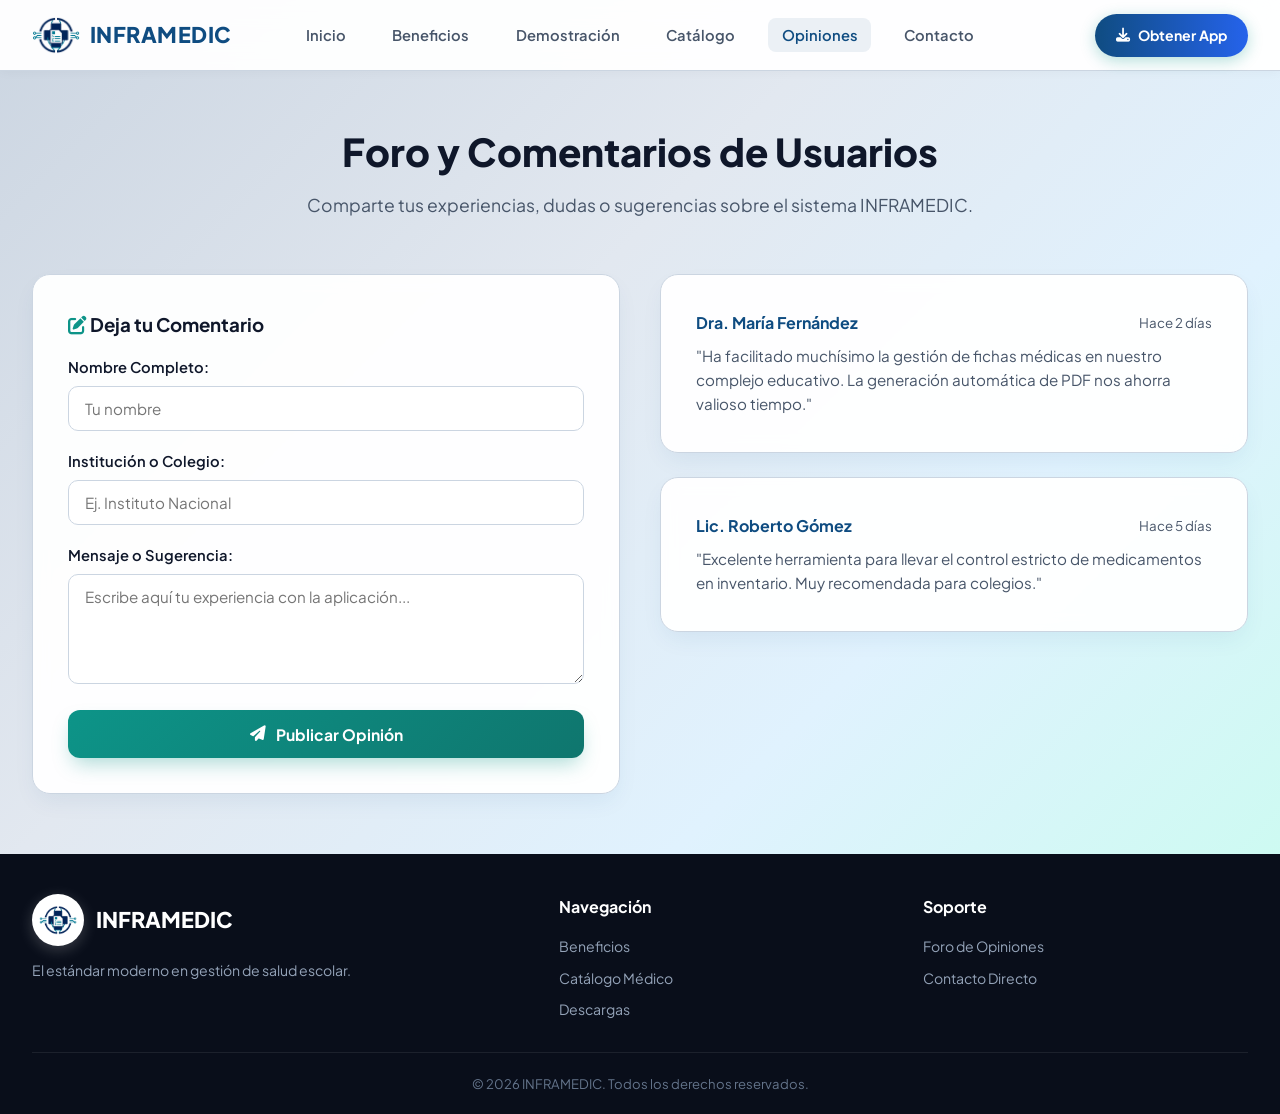
<file: foro.html>
<!DOCTYPE html>
<html lang="es">
<head>
    <meta charset="UTF-8">
    <meta name="viewport" content="width=device-width, initial-scale=1.0">
    <title>INFRAMEDIC | Foro y Opiniones</title>
    <link href="https://fonts.googleapis.com/css2?family=Plus+Jakarta+Sans:wght@400;600;700;800&display=swap" rel="stylesheet">
    <link rel="stylesheet" href="https://cdnjs.cloudflare.com/ajax/libs/font-awesome/6.4.0/css/all.min.css">
    <link rel="stylesheet" href="https://unpkg.com/aos@next/dist/aos.css" />
    <link rel="stylesheet" href="styles.css">
</head>
<body>

<header>
    <div class="nav-container">
        <a href="index.html" class="logo">
            <img src="logo.png" alt="INFRAMEDIC" class="brand-logo">
            <span class="brand-name">INFRAMEDIC</span>
        </a>

        <button id="menuToggle" class="menu-toggle" aria-label="Abrir Menú">
            <i class="fa-solid fa-bars"></i>
        </button>

        <nav class="nav-menu" id="navMenu">
            <ul class="nav-links">
                <li><a href="index.html">Inicio</a></li>
                <li><a href="beneficios.html">Beneficios</a></li>
                <li><a href="demostracion.html">Demostración</a></li>
                <li><a href="catalogo.html">Catálogo</a></li>
                <li><a href="foro.html" class="active">Opiniones</a></li>
                <li><a href="contacto.html">Contacto</a></li>
            </ul>
        </nav>

        <div class="nav-cta-wrapper">
            <a href="descargas.html" class="btn-cta-nav">
                <i class="fas fa-download"></i> Obtener App
            </a>
        </div>
    </div>
</header>

    <div class="page-header">
        <h1>Foro y Comentarios de Usuarios</h1>
        <p>Comparte tus experiencias, dudas o sugerencias sobre el sistema INFRAMEDIC.</p>
    </div>

    <main class="container">
        <div class="grid-2">
            <div class="card" data-aos="fade-right">
                <h3 style="margin-bottom: 1rem;"><i class="fa-solid fa-pen-to-square" style="color: var(--verde-acento);"></i> Deja tu Comentario</h3>
                <form id="forumForm">
                    <div class="form-group">
                        <label for="userName">Nombre Completo:</label>
                        <input type="text" id="userName" class="form-control" required placeholder="Tu nombre">
                    </div>
                    <div class="form-group">
                        <label for="userRole">Institución o Colegio:</label>
                        <input type="text" id="userRole" class="form-control" placeholder="Ej. Instituto Nacional">
                    </div>
                    <div class="form-group">
                        <label for="userComment">Mensaje o Sugerencia:</label>
                        <textarea id="userComment" class="form-control" rows="4" required placeholder="Escribe aquí tu experiencia con la aplicación..."></textarea>
                    </div>
                    <button type="submit" class="btn-primary" style="border: none; cursor: pointer; width: 100%; justify-content: center;">
                        <i class="fa-solid fa-paper-plane"></i> Publicar Opinión
                    </button>
                </form>
            </div>

            <div id="forumPostsContainer" style="display: flex; flex-direction: column; gap: 1.5rem;" data-aos="fade-left">
                <div class="card">
                    <div style="display: flex; justify-content: space-between; align-items: center; margin-bottom: 0.5rem;">
                        <h4 style="color: var(--azul-principal);">Dra. María Fernández</h4>
                        <small style="color: var(--texto-muted);">Hace 2 días</small>
                    </div>
                    <p style="font-size: 0.95rem; color: var(--texto-muted);">
                        "Ha facilitado muchísimo la gestión de fichas médicas en nuestro complejo educativo. La generación automática de PDF nos ahorra valioso tiempo."
                    </p>
                </div>

                <div class="card">
                    <div style="display: flex; justify-content: space-between; align-items: center; margin-bottom: 0.5rem;">
                        <h4 style="color: var(--azul-principal);">Lic. Roberto Gómez</h4>
                        <small style="color: var(--texto-muted);">Hace 5 días</small>
                    </div>
                    <p style="font-size: 0.95rem; color: var(--texto-muted);">
                        "Excelente herramienta para llevar el control estricto de medicamentos en inventario. Muy recomendada para colegios."
                    </p>
                </div>
            </div>
        </div>
    </main>

<footer>
    <div class="footer-container">
        <div>
            <div style="display: flex; align-items: center; gap: 12px;">
                <div class="footer-logo-circle">
                    <img src="logo.png" alt="INFRAMEDIC Logo" class="footer-logo-img">
                </div>
                <span style="font-size: 1.35rem; font-weight: 800; color: white;">INFRAMEDIC</span>
            </div>
            <p class="footer-desc">El estándar moderno en gestión de salud escolar.</p>
        </div>
        <div>
            <h4 style="color: white; margin-bottom: 0.8rem;">Navegación</h4>
            <ul class="footer-links">
                <li><a href="beneficios.html">Beneficios</a></li>
                <li><a href="catalogo.html">Catálogo Médico</a></li>
                <li><a href="descargas.html">Descargas</a></li>
            </ul>
        </div>
        <div>
            <h4 style="color: white; margin-bottom: 0.8rem;">Soporte</h4>
            <ul class="footer-links">
                <li><a href="foro.html">Foro de Opiniones</a></li>
                <li><a href="contacto.html">Contacto Directo</a></li>
            </ul>
        </div>
    </div>
    <div class="footer-bottom">&copy; 2026 INFRAMEDIC. Todos los derechos reservados.</div>
</footer>

    <script src="https://unpkg.com/aos@next/dist/aos.js"></script>
    <script src="script.js"></script>
</body>
</html>
</file>
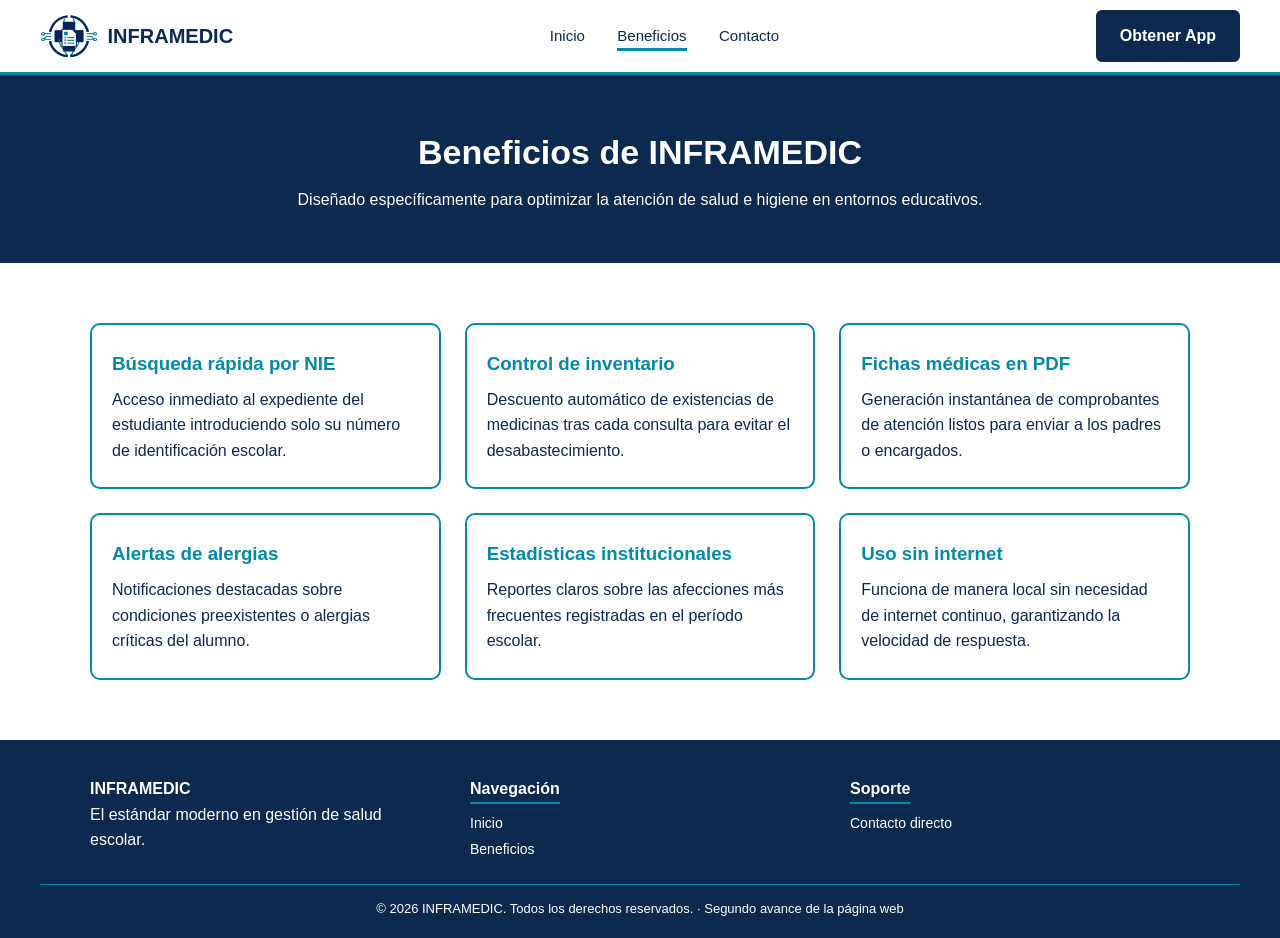
<file: segundo-avance/beneficios.html>
<!DOCTYPE html>
<html lang="es">
<head>
<meta charset="UTF-8">
<meta name="viewport" content="width=device-width, initial-scale=1.0">
<title>INFRAMEDIC | Beneficios</title>
<link rel="stylesheet" href="estilos.css">
</head>
<body>
<header>
  <a class="logo" href="index.html"><img src="../logo.png" alt="Logo INFRAMEDIC">INFRAMEDIC</a>
  <nav>
    <a href="index.html">Inicio</a>
    <a href="beneficios.html" class="activo">Beneficios</a>
    <a href="contacto.html">Contacto</a>
  </nav>
  <a class="btn" href="#">Obtener App</a>
</header>

<div class="encabezado"><h1>Beneficios de INFRAMEDIC</h1><p>Diseñado específicamente para optimizar la atención de salud e higiene en entornos educativos.</p></div>
<section class="seccion" style="border-top:none">
  <div class="tarjetas">
    <div class="tarjeta"><h3>Búsqueda rápida por NIE</h3><p>Acceso inmediato al expediente del estudiante introduciendo solo su número de identificación escolar.</p></div>
    <div class="tarjeta"><h3>Control de inventario</h3><p>Descuento automático de existencias de medicinas tras cada consulta para evitar el desabastecimiento.</p></div>
    <div class="tarjeta"><h3>Fichas médicas en PDF</h3><p>Generación instantánea de comprobantes de atención listos para enviar a los padres o encargados.</p></div>
    <div class="tarjeta"><h3>Alertas de alergias</h3><p>Notificaciones destacadas sobre condiciones preexistentes o alergias críticas del alumno.</p></div>
    <div class="tarjeta"><h3>Estadísticas institucionales</h3><p>Reportes claros sobre las afecciones más frecuentes registradas en el período escolar.</p></div>
    <div class="tarjeta"><h3>Uso sin internet</h3><p>Funciona de manera local sin necesidad de internet continuo, garantizando la velocidad de respuesta.</p></div>
  </div>
</section>

<footer>
  <div class="pie-cols">
    <div><strong>INFRAMEDIC</strong><p>El estándar moderno en gestión de salud escolar.</p></div>
    <div><h4>Navegación</h4><a href="index.html">Inicio</a><a href="beneficios.html">Beneficios</a></div>
    <div><h4>Soporte</h4><a href="contacto.html">Contacto directo</a></div>
  </div>
  <p class="copy">© 2026 INFRAMEDIC. Todos los derechos reservados. · Segundo avance de la página web</p>
</footer>
</body>
</html>
</file>
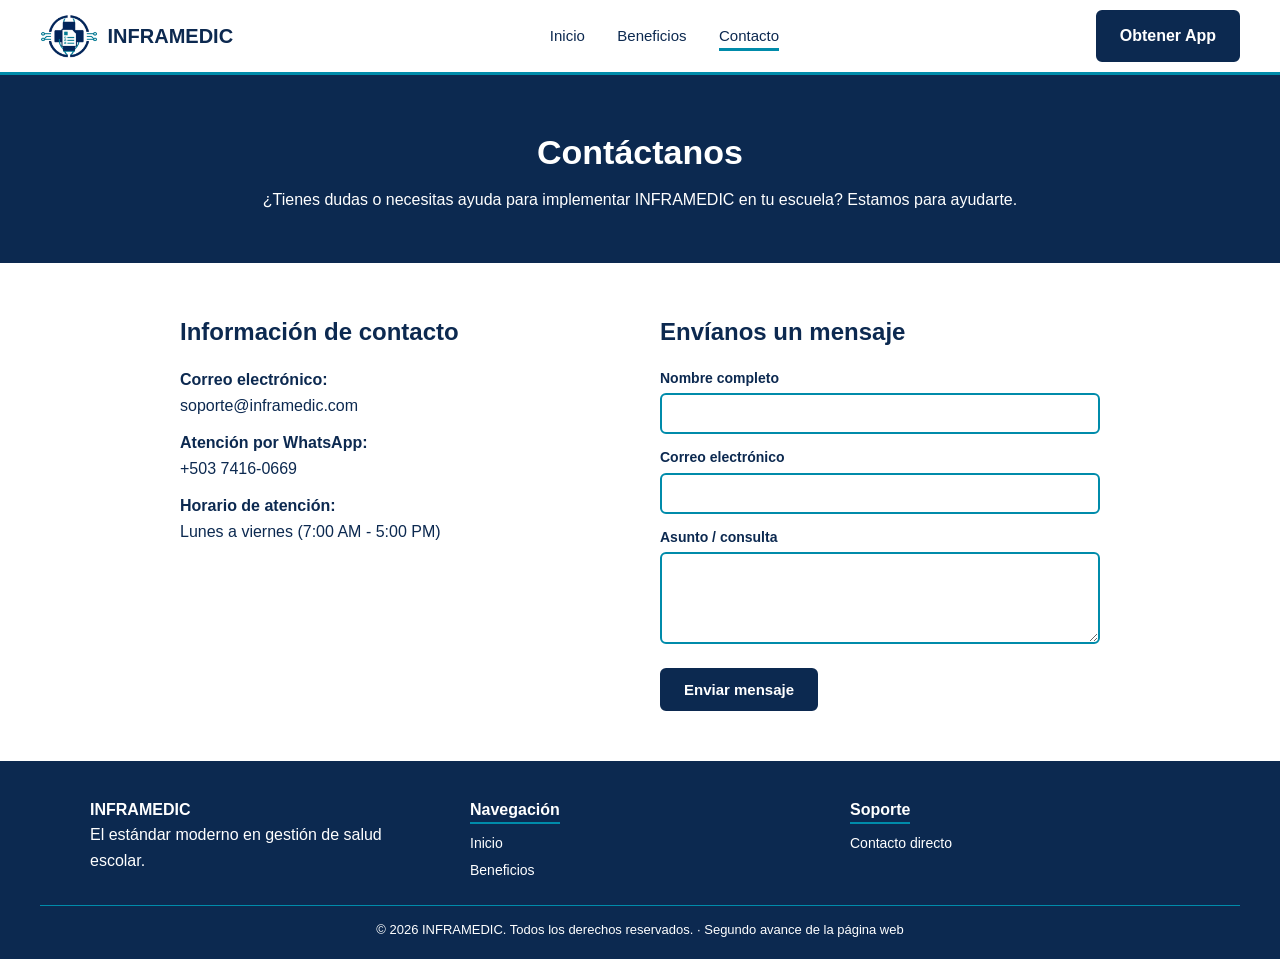
<file: segundo-avance/contacto.html>
<!DOCTYPE html>
<html lang="es">
<head>
<meta charset="UTF-8">
<meta name="viewport" content="width=device-width, initial-scale=1.0">
<title>INFRAMEDIC | Contacto</title>
<link rel="stylesheet" href="estilos.css">
</head>
<body>
<header>
  <a class="logo" href="index.html"><img src="../logo.png" alt="Logo INFRAMEDIC">INFRAMEDIC</a>
  <nav>
    <a href="index.html">Inicio</a>
    <a href="beneficios.html">Beneficios</a>
    <a href="contacto.html" class="activo">Contacto</a>
  </nav>
  <a class="btn" href="#">Obtener App</a>
</header>

<div class="encabezado"><h1>Contáctanos</h1><p>¿Tienes dudas o necesitas ayuda para implementar INFRAMEDIC en tu escuela? Estamos para ayudarte.</p></div>
<section class="contacto">
  <div>
    <h2>Información de contacto</h2>
    <p><strong>Correo electrónico:</strong><br>soporte@inframedic.com</p>
    <p><strong>Atención por WhatsApp:</strong><br><a href="https://wa.me/50374160669">+503 7416-0669</a></p>
    <p><strong>Horario de atención:</strong><br>Lunes a viernes (7:00 AM - 5:00 PM)</p>
  </div>
  <div>
    <h2>Envíanos un mensaje</h2>
    <form onsubmit="return false">
      <label for="n">Nombre completo</label><input id="n" type="text">
      <label for="c">Correo electrónico</label><input id="c" type="email">
      <label for="m">Asunto / consulta</label><textarea id="m" rows="4"></textarea>
      <button class="btn" type="submit">Enviar mensaje</button>
    </form>
  </div>
</section>

<footer>
  <div class="pie-cols">
    <div><strong>INFRAMEDIC</strong><p>El estándar moderno en gestión de salud escolar.</p></div>
    <div><h4>Navegación</h4><a href="index.html">Inicio</a><a href="beneficios.html">Beneficios</a></div>
    <div><h4>Soporte</h4><a href="contacto.html">Contacto directo</a></div>
  </div>
  <p class="copy">© 2026 INFRAMEDIC. Todos los derechos reservados. · Segundo avance de la página web</p>
</footer>
</body>
</html>
</file>
<file: styles.css>
@import url('https://fonts.googleapis.com/css2?family=Plus+Jakarta+Sans:wght@400;500;600;700;800&display=swap');

:root {
    --azul-principal: #0F4C81;
    --azul-hover: #0A3258;
    --verde-acento: #0D9488;
    --verde-hover: #0F766E;
    
    --fondo-cuerpo: linear-gradient(135deg, #CBD5E1 0%, #E2E8F0 40%, #E0F2FE 70%, #CCFBF1 100%);
    --blanco: #FFFFFF;
    --texto-oscuro: #0F172A;
    --texto-muted: #475569;
    --borde-suave: #CBD5E1;
    
    --sombra-card: 0 10px 25px -5px rgba(15, 76, 129, 0.08);
    --sombra-hover: 0 20px 35px -10px rgba(15, 76, 129, 0.18);
    --transicion: all 0.3s cubic-bezier(0.4, 0, 0.2, 1);
}

* {
    margin: 0;
    padding: 0;
    box-sizing: border-box;
    font-family: 'Plus Jakarta Sans', sans-serif;
}

body {
    background: var(--fondo-cuerpo);
    background-attachment: fixed;
    color: var(--texto-oscuro);
    line-height: 1.6;
    min-height: 100vh;
    display: flex;
    flex-direction: column;
    overflow-x: hidden;
}

main {
    flex: 1;
    width: 100%;
}

a {
    text-decoration: none;
    color: inherit;
}

/* HEADER BASE */
header {
    position: sticky;
    top: 0;
    width: 100%;
    background: rgba(255, 255, 255, 0.95);
    backdrop-filter: blur(12px);
    z-index: 1000;
    border-bottom: 1px solid var(--borde-suave);
    box-shadow: 0 2px 10px rgba(0,0,0,0.03);
}

.nav-container {
    max-width: 1320px;
    margin: 0 auto;
    padding: 0.85rem 2rem;
    display: grid;
    grid-template-columns: 1fr auto 1fr;
    align-items: center;
    width: 100%;
}

.logo {
    display: flex;
    align-items: center;
    gap: 10px;
    white-space: nowrap;
    justify-self: start;
}

.brand-logo {
    height: 38px;
    width: auto;
    object-fit: contain;
}

.brand-name {
    font-size: 1.35rem;
    font-weight: 800;
    color: var(--azul-principal);
    letter-spacing: 0.5px;
}

/* MENÚ NAVEGACIÓN DESK */
.nav-menu {
    display: flex;
    align-items: center;
    justify-content: center;
    justify-self: center;
}

.nav-links {
    display: flex;
    align-items: center;
    justify-content: center;
    gap: 1.2rem;
    list-style: none;
    white-space: nowrap;
}

.nav-links a {
    font-weight: 600;
    font-size: 0.92rem;
    color: var(--texto-muted);
    transition: var(--transicion);
    padding: 0.5rem 0.85rem;
    border-radius: 8px;
    background: transparent;
}

.nav-links a:hover, 
.nav-links a.active {
    color: var(--azul-principal) !important;
    background: rgba(15, 76, 129, 0.08) !important;
}

.nav-cta-wrapper {
    justify-self: end;
}

.btn-cta-nav {
    background: linear-gradient(270deg, #0F4C81, #0D9488, #2563EB, #0F4C81);
    background-size: 300% 300%;
    animation: gradientShift 6s ease infinite;
    color: var(--blanco) !important;
    padding: 0.65rem 1.3rem;
    border-radius: 50px;
    font-weight: 700;
    font-size: 0.88rem;
    transition: var(--transicion);
    display: inline-flex;
    align-items: center;
    gap: 8px;
    white-space: nowrap;
    box-shadow: 0 4px 15px rgba(13, 148, 136, 0.3);
}

@keyframes gradientShift {
    0% { background-position: 0% 50%; }
    50% { background-position: 100% 50%; }
    100% { background-position: 0% 50%; }
}

.btn-cta-nav:hover {
    transform: translateY(-2px) scale(1.03);
    box-shadow: 0 8px 22px rgba(13, 148, 136, 0.5);
}

.menu-toggle {
    display: none;
    background: none;
    border: none;
    font-size: 1.5rem;
    color: var(--azul-principal);
    cursor: pointer;
    padding: 0.5rem;
}

/* CONTENEDORES Y GRILLAS */
.container {
    max-width: 1320px;
    width: 100%;
    margin: 0 auto;
    padding: 30px 2rem 60px;
}

.grid-2 {
    display: grid;
    grid-template-columns: repeat(2, 1fr);
    gap: 2.5rem;
    align-items: start;
    width: 100%;
}

.grid-3 {
    display: grid;
    grid-template-columns: repeat(3, 1fr);
    gap: 2.5rem;
    width: 100%;
}

.card {
    background: rgba(255, 255, 255, 0.95);
    backdrop-filter: blur(8px);
    padding: 2.2rem;
    border-radius: 18px;
    border: 1px solid var(--borde-suave);
    box-shadow: var(--sombra-card);
    transition: var(--transicion);
    height: 100%;
}

.card:hover {
    transform: translateY(-6px);
    box-shadow: var(--sombra-hover);
}

.card-icon {
    width: 55px;
    height: 55px;
    background: rgba(15, 76, 129, 0.08);
    color: var(--azul-principal);
    border-radius: 12px;
    display: flex;
    align-items: center;
    justify-content: center;
    font-size: 1.5rem;
    margin-bottom: 1.4rem;
    transition: var(--transicion);
}

.card:hover .card-icon {
    background: var(--azul-principal);
    color: var(--blanco);
    transform: rotate(6deg) scale(1.1);
}

/* HERO SECTION */
.hero {
    padding: 60px 2rem;
    display: flex;
    align-items: center;
    min-height: calc(100vh - 75px);
}

.hero-container {
    max-width: 1320px;
    margin: 0 auto;
    width: 100%;
    display: grid;
    grid-template-columns: 1fr 1fr;
    gap: 3.5rem;
    align-items: center;
}

.hero-badge {
    display: inline-flex;
    align-items: center;
    gap: 8px;
    background-color: rgba(13, 148, 136, 0.12);
    color: var(--verde-acento);
    padding: 7px 18px;
    border-radius: 50px;
    font-size: 0.88rem;
    font-weight: 700;
    margin-bottom: 1.5rem;
    border: 1px solid rgba(13, 148, 136, 0.2);
}

.hero-title {
    font-size: 3.1rem;
    line-height: 1.15;
    font-weight: 800;
    margin-bottom: 1.2rem;
    color: var(--texto-oscuro);
}

.hero-title span {
    color: var(--verde-acento);
    background: linear-gradient(135deg, var(--azul-principal), var(--verde-acento));
    -webkit-background-clip: text;
    -webkit-text-fill-color: transparent;
}

.hero-subtitle {
    font-size: 1.12rem;
    color: var(--texto-muted);
    margin-bottom: 2.2rem;
}

.hero-btns {
    display: flex;
    gap: 1.2rem;
}

.btn-primary {
    background: linear-gradient(135deg, var(--verde-acento), #0F766E);
    color: var(--blanco);
    padding: 0.9rem 1.8rem;
    border-radius: 12px;
    font-weight: 700;
    font-size: 0.98rem;
    display: inline-flex;
    align-items: center;
    gap: 10px;
    transition: var(--transicion);
    box-shadow: 0 10px 20px -5px rgba(13, 148, 136, 0.35);
}

.btn-primary:hover {
    transform: translateY(-3px);
    box-shadow: 0 15px 25px -5px rgba(13, 148, 136, 0.45);
}

.btn-secondary {
    background-color: var(--blanco);
    color: var(--texto-oscuro);
    border: 1px solid var(--borde-suave);
    padding: 0.9rem 1.8rem;
    border-radius: 12px;
    font-weight: 700;
    font-size: 0.98rem;
    display: inline-flex;
    align-items: center;
    gap: 10px;
    transition: var(--transicion);
}

.btn-secondary:hover {
    background-color: #F8FAFC;
    transform: translateY(-3px);
}

.preview-control-panel {
    background: var(--blanco);
    border-radius: 20px;
    overflow: hidden;
    box-shadow: 0 25px 50px -12px rgba(15, 76, 129, 0.22);
    border: 1px solid var(--borde-suave);
    transition: var(--transicion);
    animation: floatPanel 5s ease-in-out infinite;
    width: 100%;
    max-width: 620px;
    margin: 0 auto;
}

@keyframes floatPanel {
    0%, 100% { transform: translateY(0); }
    50% { transform: translateY(-10px); }
}

.preview-top-bar {
    background: #0F4C81;
    padding: 14px 22px;
    color: white;
    display: flex;
    align-items: center;
    gap: 8px;
}

.dot-btn { width: 11px; height: 11px; border-radius: 50%; }
.dot-btn.red { background: #EF4444; }
.dot-btn.yellow { background: #F59E0B; }
.dot-btn.green { background: #10B981; }

.preview-bar-title {
    font-size: 0.85rem;
    margin-left: 10px;
    color: #E0F2FE;
    font-weight: 600;
}

.preview-content-box {
    padding: 2.2rem;
    display: flex;
    flex-direction: column;
    gap: 1.4rem;
}

.student-card-info {
    background: #F8FAFC;
    padding: 1.2rem 1.5rem;
    border-radius: 14px;
    border: 1px solid #E2E8F0;
    display: flex;
    justify-content: space-between;
    align-items: center;
}

.status-tag {
    background: #DCFCE7;
    color: #166534;
    padding: 6px 16px;
    border-radius: 50px;
    font-weight: 700;
    font-size: 0.85rem;
}

.recipe-info-tag {
    background: #F0FDF4;
    padding: 1.1rem 1.4rem;
    border-radius: 12px;
    font-size: 0.95rem;
    color: #166534;
    display: flex;
    align-items: center;
    gap: 12px;
}

.footer-meta-info {
    display: flex;
    justify-content: space-between;
    font-size: 0.88rem;
    color: #64748B;
    padding-top: 0.6rem;
    border-top: 1px solid #F1F5F9;
}

.page-header {
    padding: 50px 2rem 25px;
    display: flex;
    flex-direction: column;
    align-items: center;
    justify-content: center;
    text-align: center;
    width: 100%;
}

.page-header h1 {
    font-size: 2.4rem;
    font-weight: 800;
    color: var(--texto-oscuro);
    margin-bottom: 0.5rem;
}

.page-header p {
    color: var(--texto-muted);
    font-size: 1.1rem;
    max-width: 700px;
    margin: 0 auto;
}

.form-group {
    margin-bottom: 1.2rem;
    width: 100%;
}

.form-group label {
    display: block;
    font-weight: 600;
    margin-bottom: 0.4rem;
    color: var(--texto-oscuro);
    font-size: 0.92rem;
}

.form-control {
    width: 100%;
    padding: 0.75rem 1rem;
    border: 1px solid var(--borde-suave);
    border-radius: 10px;
    font-size: 0.95rem;
    outline: none;
    transition: var(--transicion);
    background-color: var(--blanco);
}

.form-control:focus {
    border-color: var(--azul-principal);
    box-shadow: 0 0 0 4px rgba(15, 76, 129, 0.1);
}

textarea.form-control {
    resize: vertical;
    min-height: 110px;
}

/* FOOTER */
footer {
    background: #090E1A;
    color: var(--blanco);
    padding: 40px 2rem 20px;
    margin-top: auto;
    width: 100%;
}

.footer-container {
    max-width: 1320px;
    margin: 0 auto;
    display: grid;
    grid-template-columns: 1.5fr 1fr 1fr;
    gap: 2.5rem;
    align-items: start;
    margin-bottom: 1.5rem;
}

.footer-logo-circle {
    background: #FFFFFF !important;
    width: 52px;
    height: 52px;
    border-radius: 50% !important;
    display: inline-flex;
    align-items: center;
    justify-content: center;
    box-shadow: 0 4px 15px rgba(255, 255, 255, 0.2);
    flex-shrink: 0;
}

.footer-logo-img {
    height: 30px;
    width: auto;
    object-fit: contain;
}

.footer-desc {
    color: #94A3B8;
    font-size: 0.88rem;
    margin-top: 0.8rem;
}

.footer-links {
    list-style: none;
}

.footer-links li {
    margin-bottom: 0.4rem;
}

.footer-links a {
    color: #94A3B8;
    font-size: 0.88rem;
    transition: var(--transicion);
}

.footer-links a:hover {
    color: #38BDF8;
    padding-left: 4px;
}

.footer-bottom {
    max-width: 1320px;
    margin: 0 auto;
    padding-top: 1.2rem;
    border-top: 1px solid rgba(255, 255, 255, 0.08);
    text-align: center;
    color: #64748B;
    font-size: 0.82rem;
}

/* REGLAS MÓVILES (RESPONSIVO) */
@media (max-width: 900px) {
    .nav-container {
        display: flex;
        justify-content: space-between;
        align-items: center;
        padding: 0.8rem 1.2rem;
    }

    .menu-toggle {
        display: block;
    }

    .nav-cta-wrapper {
        display: none;
    }

    .nav-menu {
        position: absolute;
        top: 100%;
        left: 0;
        width: 100%;
        background: #FFFFFF;
        flex-direction: column;
        padding: 1.5rem 1rem;
        display: none;
        border-bottom: 2px solid var(--borde-suave);
        box-shadow: 0 10px 25px rgba(0,0,0,0.1);
    }

    .nav-menu.show {
        display: flex;
    }

    .nav-links {
        flex-direction: column;
        width: 100%;
        gap: 0.8rem;
    }

    .nav-links a {
        display: block;
        width: 100%;
        text-align: center;
        padding: 0.8rem;
    }

    .hero {
        padding: 30px 1rem;
        min-height: auto;
    }

    .hero-container {
        grid-template-columns: 1fr;
        gap: 2rem;
        text-align: center;
    }

    .hero-title {
        font-size: 2.1rem;
    }

    .hero-btns {
        flex-direction: column;
        gap: 0.8rem;
        width: 100%;
    }

    .hero-btns .btn-primary, 
    .hero-btns .btn-secondary {
        width: 100%;
        justify-content: center;
    }

    .grid-2, .grid-3 {
        grid-template-columns: 1fr !important;
        gap: 1.2rem;
    }

    .container {
        padding: 20px 1rem 40px;
    }

    .footer-container {
        grid-template-columns: 1fr;
        text-align: center;
        gap: 1.8rem;
    }

    .footer-logo-circle {
        margin: 0 auto;
    }
}
</file>
<file: segundo-avance/estilos.css>
:root { --azul: #0C2950; --turquesa: #008BAA; --blanco: #FFFFFF; }
* { box-sizing: border-box; margin: 0; padding: 0; }
body { font-family: Arial, Helvetica, sans-serif; color: var(--azul); background: var(--blanco); line-height: 1.6; }
a { color: inherit; text-decoration: none; }

header { position: sticky; top: 0; z-index: 10; background: var(--blanco); border-bottom: 3px solid var(--turquesa); display: flex; align-items: center; justify-content: space-between; padding: 10px 40px; flex-wrap: wrap; gap: 10px; }
.logo { display: flex; align-items: center; gap: 10px; font-weight: bold; font-size: 20px; }
.logo img { height: 46px; }
nav a { margin: 0 14px; font-size: 15px; padding-bottom: 4px; }
nav a:hover, nav a.activo { border-bottom: 3px solid var(--turquesa); }
.btn { display: inline-block; background: var(--azul); color: var(--blanco); padding: 11px 22px; border-radius: 6px; font-weight: bold; border: 2px solid var(--azul); }
.btn:hover { background: var(--turquesa); border-color: var(--turquesa); }
.btn.claro { background: var(--blanco); color: var(--azul); }
.btn.claro:hover { background: var(--azul); color: var(--blanco); border-color: var(--azul); }

.principal { display: flex; align-items: center; gap: 40px; padding: 70px 40px; max-width: 1150px; margin: 0 auto; flex-wrap: wrap; }
.principal .texto { flex: 1.2; min-width: 300px; }
.etiqueta { display: inline-block; border: 2px solid var(--turquesa); color: var(--turquesa); border-radius: 20px; padding: 3px 14px; font-size: 13px; font-weight: bold; margin-bottom: 16px; }
.principal h1 { font-size: 40px; line-height: 1.2; margin-bottom: 16px; }
.principal p { margin-bottom: 26px; }
.botones .btn { margin-right: 10px; margin-bottom: 8px; }

.panel { flex: 1; min-width: 280px; border: 2px solid var(--azul); border-radius: 12px; padding: 20px; box-shadow: 8px 8px 0 var(--turquesa); }
.panel .titulo { font-weight: bold; margin-bottom: 14px; padding-bottom: 8px; border-bottom: 2px solid var(--turquesa); }
.panel .fila { display: flex; justify-content: space-between; align-items: center; margin-bottom: 12px; }
.panel .estado { background: var(--turquesa); color: var(--blanco); border-radius: 12px; padding: 2px 12px; font-size: 13px; font-weight: bold; }
.panel .receta { border: 1px solid var(--turquesa); border-radius: 6px; padding: 10px; font-size: 14px; margin-bottom: 12px; }
.panel .pie { font-size: 13px; display: flex; justify-content: space-between; color: var(--turquesa); font-weight: bold; }

.seccion { padding: 60px 40px; text-align: center; border-top: 2px solid var(--turquesa); }
.seccion h2 { font-size: 30px; margin-bottom: 8px; }
.seccion .sub { margin-bottom: 34px; }
.tarjetas { display: flex; gap: 24px; max-width: 1100px; margin: 0 auto; flex-wrap: wrap; }
.tarjeta { flex: 1 1 280px; border: 2px solid var(--turquesa); border-radius: 10px; padding: 24px 20px; text-align: left; transition: transform .2s; }
.tarjeta:hover { transform: translateY(-5px); box-shadow: 6px 6px 0 var(--azul); }
.tarjeta h3 { color: var(--turquesa); margin-bottom: 8px; }

.encabezado { background: var(--azul); color: var(--blanco); text-align: center; padding: 50px 40px; }
.encabezado h1 { font-size: 34px; margin-bottom: 8px; }

.contacto { display: flex; gap: 40px; max-width: 1000px; margin: 0 auto; padding: 50px 40px; flex-wrap: wrap; }
.contacto > div { flex: 1; min-width: 280px; }
.contacto h2 { margin-bottom: 16px; }
.contacto p { margin-bottom: 12px; }
form label { display: block; font-weight: bold; margin: 12px 0 4px; font-size: 14px; }
form input, form textarea { width: 100%; padding: 10px; border: 2px solid var(--turquesa); border-radius: 6px; font-family: inherit; font-size: 15px; }
form button { margin-top: 16px; cursor: pointer; font-size: 15px; }

footer { background: var(--azul); color: var(--blanco); padding: 36px 40px 18px; }
.pie-cols { display: flex; gap: 40px; max-width: 1100px; margin: 0 auto 20px; flex-wrap: wrap; }
.pie-cols > div { flex: 1; min-width: 200px; }
footer h4 { margin-bottom: 8px; color: var(--blanco); border-bottom: 2px solid var(--turquesa); display: inline-block; }
footer a { display: block; font-size: 14px; margin-bottom: 4px; }
footer a:hover { color: #9ADCEB; }
.copy { text-align: center; font-size: 13px; border-top: 1px solid var(--turquesa); padding-top: 14px; }
</file>
